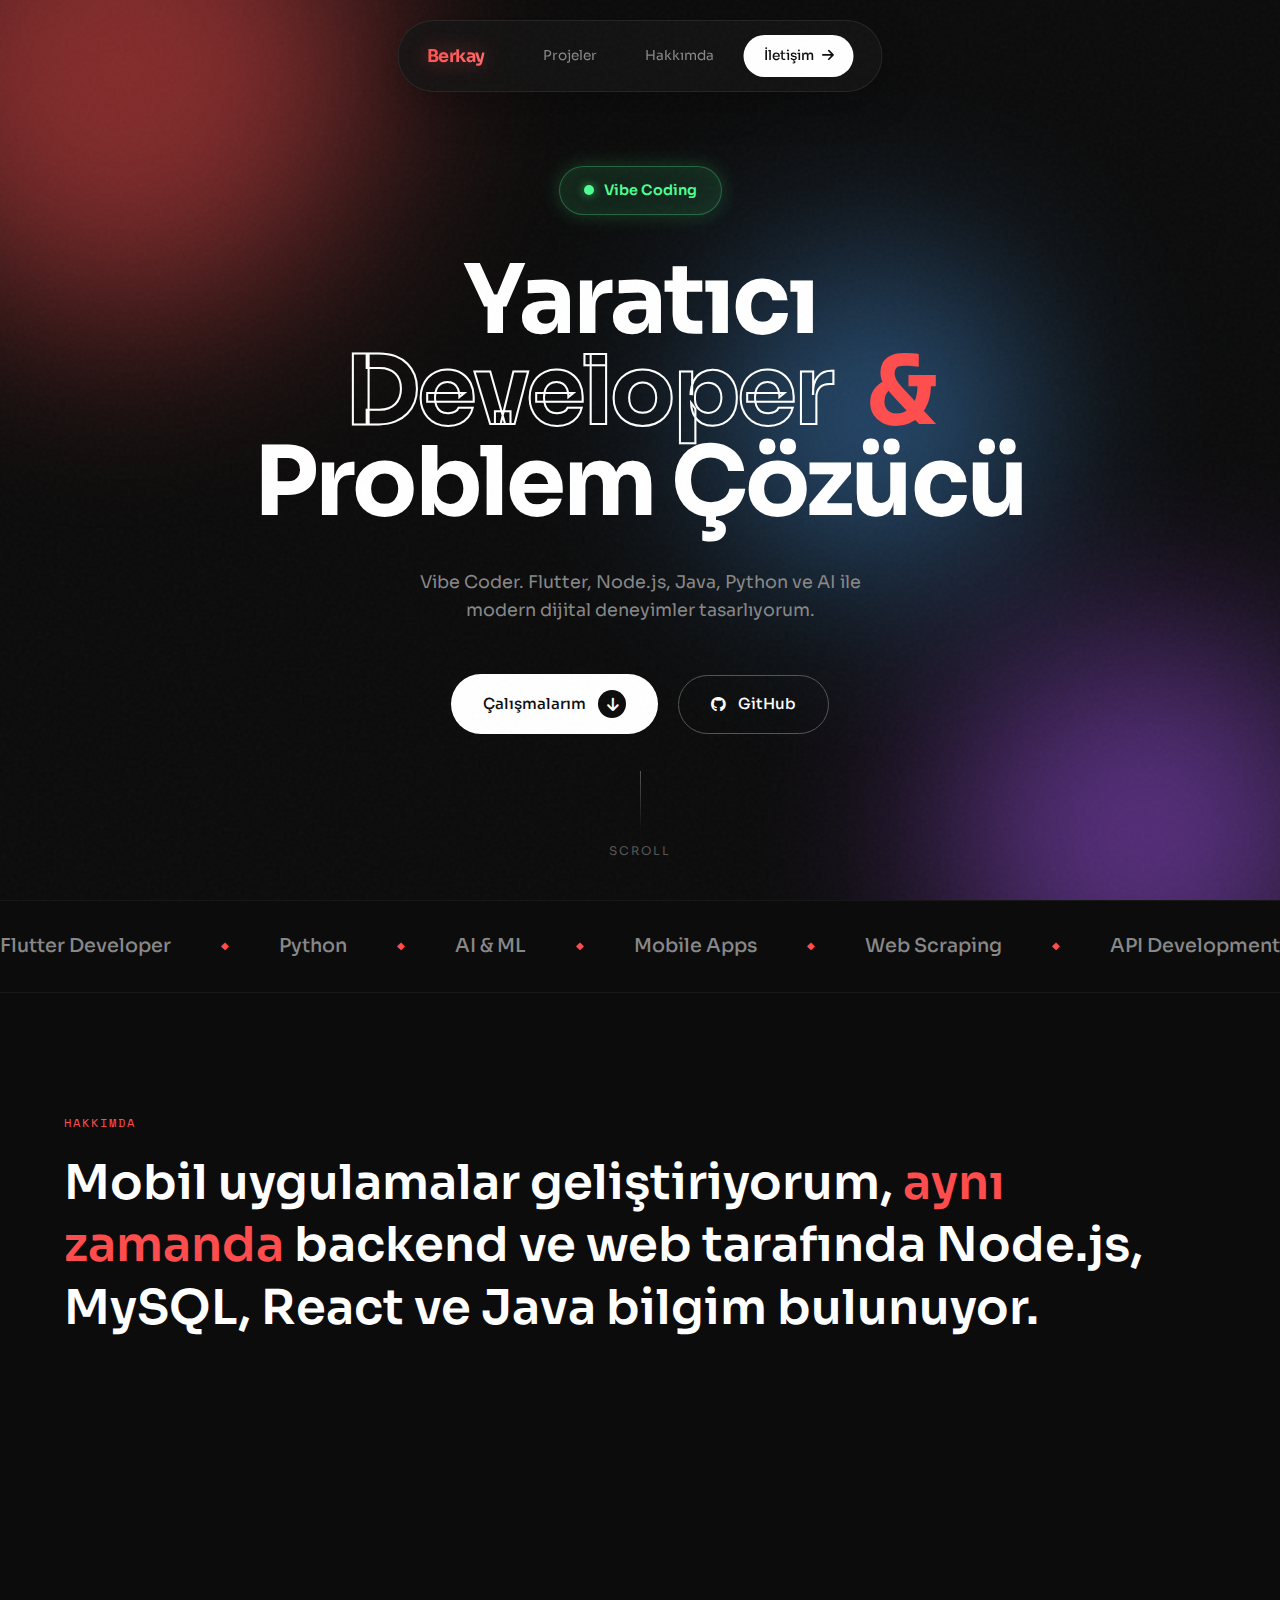
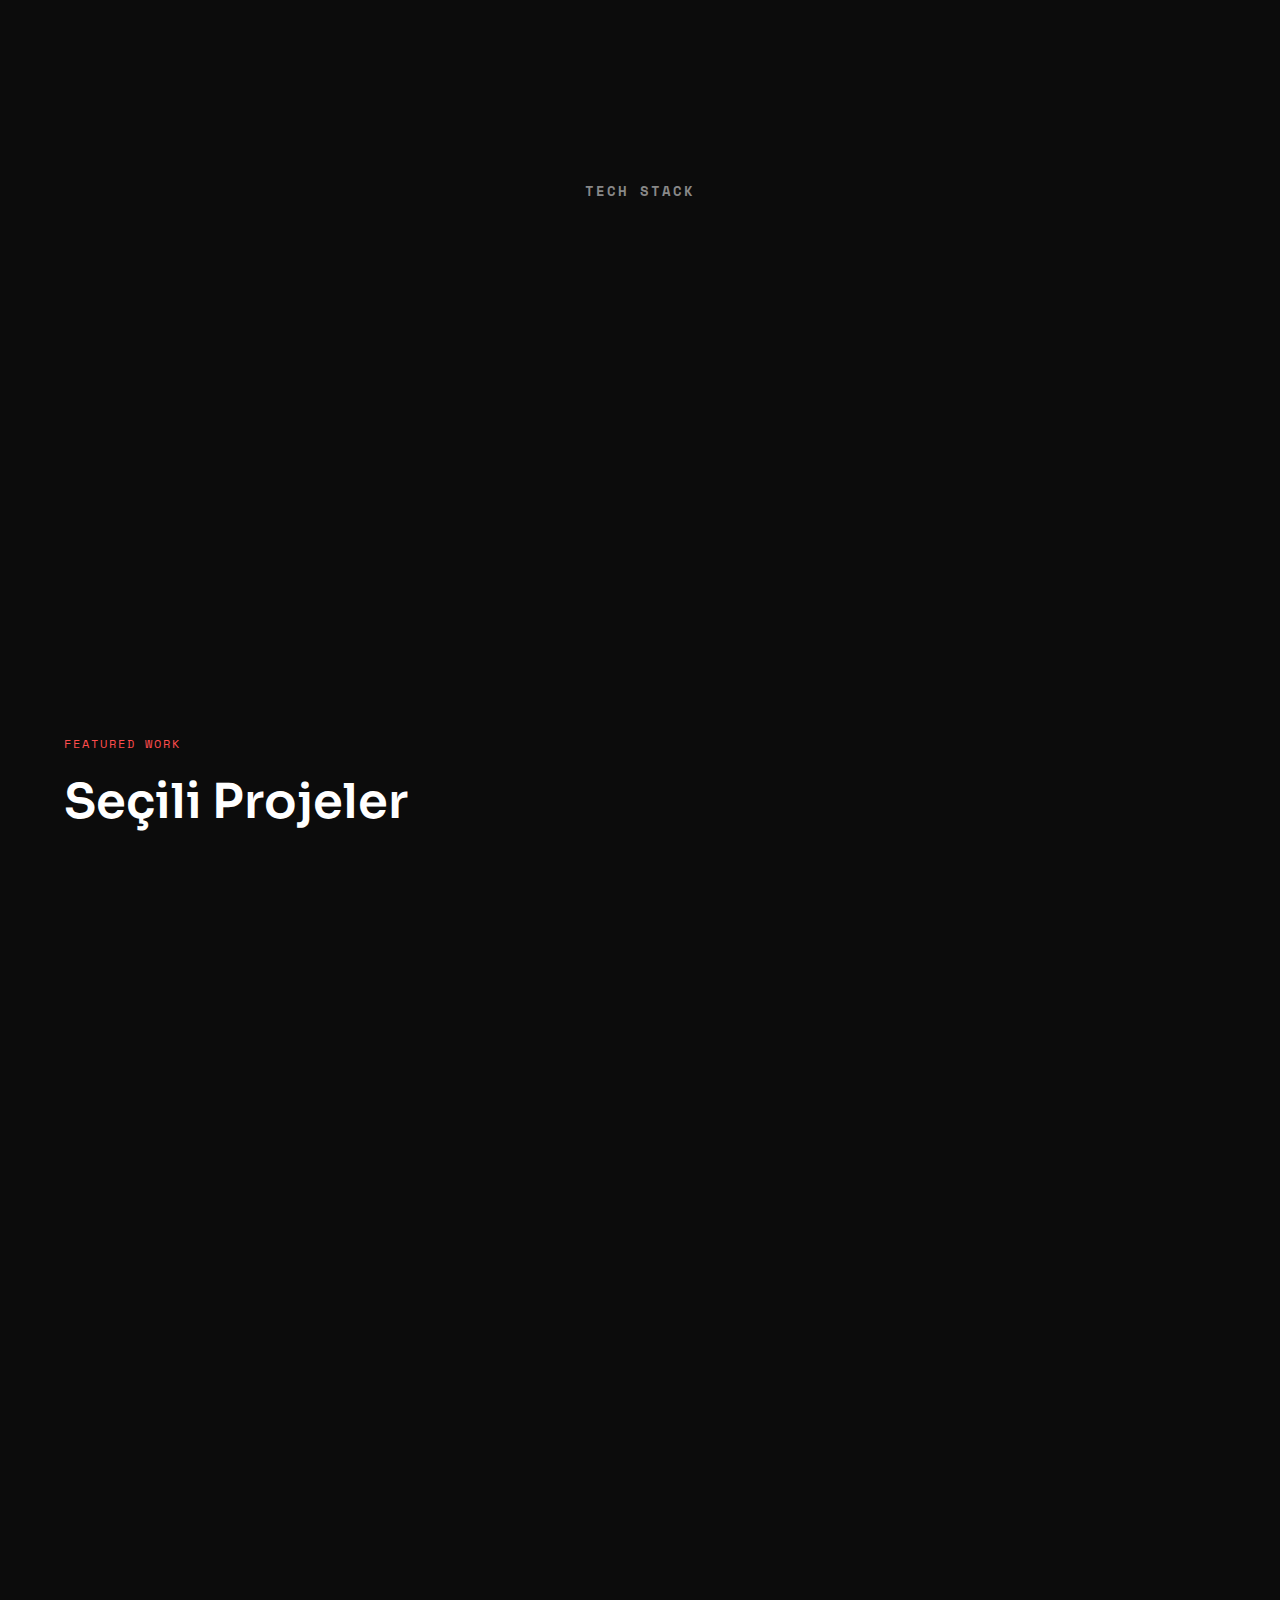
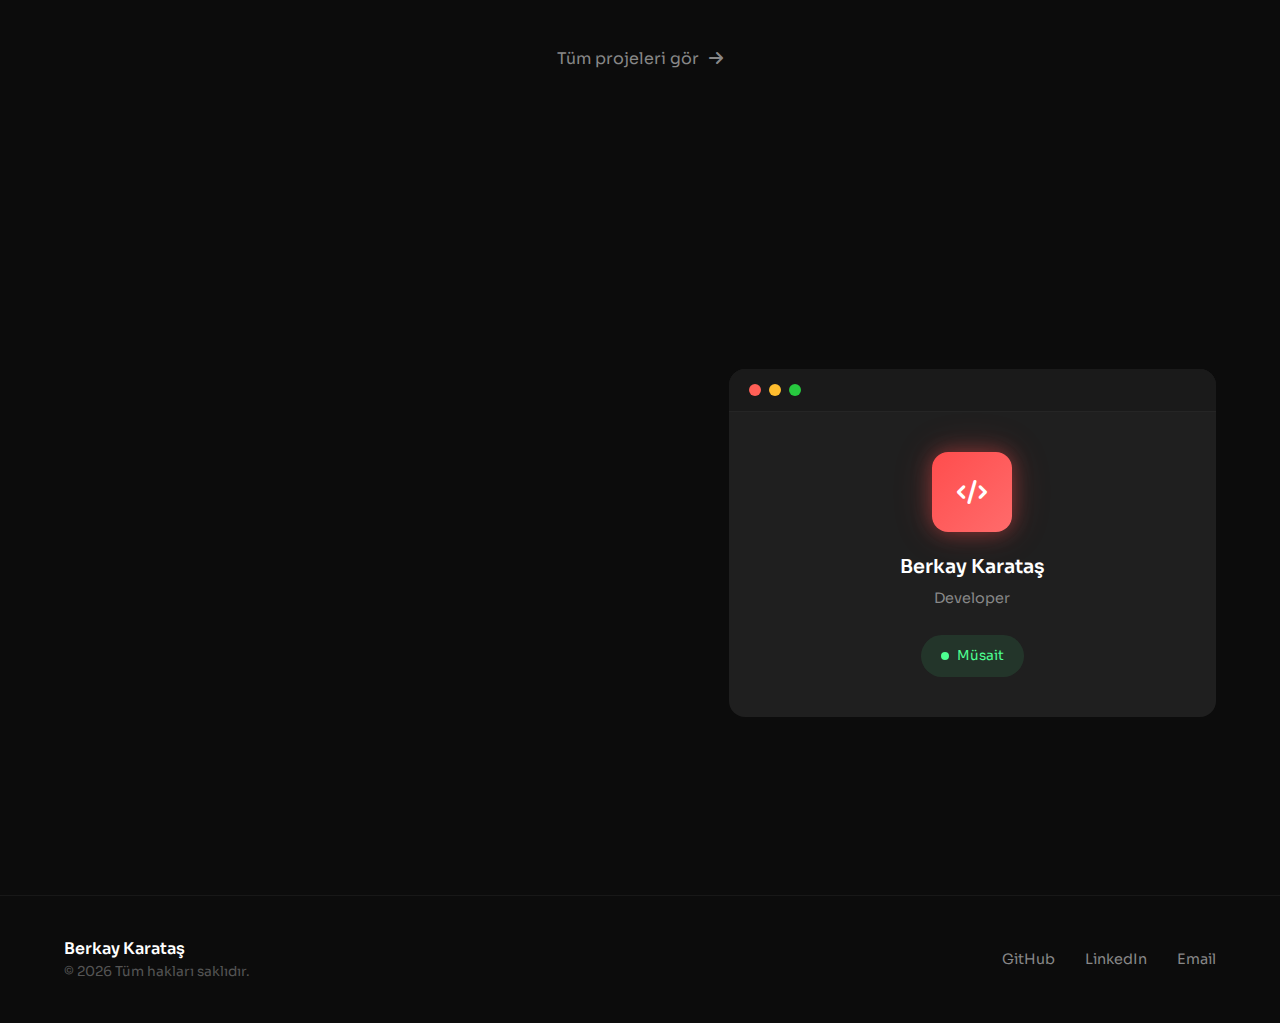
<file: index.html>
<!DOCTYPE html>
<html lang="tr">

<head>
    <meta charset="UTF-8">
    <meta name="viewport" content="width=device-width, initial-scale=1.0">
    <meta name="description" content="Ömer Berkay Karataş - Yazılım Mühendisi | Flutter, Python, AI Developer">
    <title>Berkay Karataş | Developer</title>
    <link rel="icon" type="image/svg+xml" href="favicon.svg">

    <!-- Fonts -->
    <link rel="preconnect" href="https://fonts.googleapis.com">
    <link rel="preconnect" href="https://fonts.gstatic.com" crossorigin>
    <link
        href="https://fonts.googleapis.com/css2?family=Sora:wght@300;400;500;600;700&family=Space+Mono:wght@400;700&display=swap"
        rel="stylesheet">

    <!-- Icons -->
    <link rel="stylesheet" href="https://cdnjs.cloudflare.com/ajax/libs/font-awesome/6.5.1/css/all.min.css">

    <link rel="stylesheet" href="styles.css">
</head>

<body>
    <!-- Grain Overlay -->
    <div class="grain"></div>

    <!-- Navigation -->
    <header class="header">
        <nav class="nav">
            <a href="#" class="logo">
                <span class="logo-text">Berkay</span>
            </a>
            <div class="nav-links">
                <a href="#work" class="nav-link">Projeler</a>
                <a href="#about" class="nav-link">Hakkımda</a>
                <a href="#contact" class="nav-link nav-link--cta">
                    <span>İletişim</span>
                    <i class="fas fa-arrow-right"></i>
                </a>
            </div>
            <button class="menu-toggle" id="menu-toggle" aria-label="Menu">
                <span></span>
                <span></span>
            </button>
        </nav>
    </header>

    <!-- Mobile Menu -->
    <div class="mobile-menu" id="mobile-menu">
        <div class="mobile-menu-content">
            <a href="#work" class="mobile-link">Projeler</a>
            <a href="#about" class="mobile-link">Hakkımda</a>
            <a href="#contact" class="mobile-link">İletişim</a>
            <div class="mobile-socials">
                <a href="https://github.com/berkaykw" target="_blank"><i class="fab fa-github"></i></a>
                <a href="https://www.linkedin.com/in/berkay-karata%C5%9F-747893264/" target="_blank"><i
                        class="fab fa-linkedin-in"></i></a>
            </div>
        </div>
    </div>

    <!-- Hero Section -->
    <section class="hero">
        <div class="hero-content">
            <div class="hero-badge">
                <span class="badge-dot"></span>
                <span>Vibe Coding</span>
            </div>
            <h1 class="hero-title">
                <span class="title-line">Yaratıcı</span>
                <span class="title-line">
                    <span class="title-outline">Developer</span>
                    <span class="title-accent">&</span>
                </span>
                <span class="title-line">Problem Çözücü</span>
            </h1>
            <p class="hero-subtitle">
                Vibe Coder. Flutter, Node.js, Java, Python ve AI ile
                <br>modern dijital deneyimler tasarlıyorum.
            </p>
            <div class="hero-cta">
                <a href="#work" class="btn btn-primary">
                    <span>Çalışmalarım</span>
                    <div class="btn-icon">
                        <i class="fas fa-arrow-down"></i>
                    </div>
                </a>
                <a href="https://github.com/berkaykw" target="_blank" class="btn btn-ghost">
                    <i class="fab fa-github"></i>
                    <span>GitHub</span>
                </a>
            </div>
        </div>
        <div class="hero-visual">
            <div class="hero-shape shape-1"></div>
            <div class="hero-shape shape-2"></div>
            <div class="hero-shape shape-3"></div>
        </div>
        <div class="scroll-hint">
            <div class="scroll-line"></div>
            <span>Scroll</span>
        </div>
    </section>

    <!-- Marquee -->
    <div class="marquee">
        <div class="marquee-track">
            <div class="marquee-content">
                <span>Flutter Developer</span>
                <span class="marquee-dot">◆</span>
                <span>Python</span>
                <span class="marquee-dot">◆</span>
                <span>AI & ML</span>
                <span class="marquee-dot">◆</span>
                <span>Mobile Apps</span>
                <span class="marquee-dot">◆</span>
                <span>Web Scraping</span>
                <span class="marquee-dot">◆</span>
                <span>API Development</span>
                <span class="marquee-dot">◆</span>
                <span>Flutter Developer</span>
                <span class="marquee-dot">◆</span>
                <span>Python</span>
                <span class="marquee-dot">◆</span>
                <span>AI & ML</span>
                <span class="marquee-dot">◆</span>
                <span>Mobile Apps</span>
                <span class="marquee-dot">◆</span>
                <span>Web Scraping</span>
                <span class="marquee-dot">◆</span>
                <span>API Development</span>
                <span class="marquee-dot">◆</span>
            </div>
        </div>
    </div>

    <!-- About Section -->
    <section id="about" class="section about">
        <div class="container">
            <div class="about-grid">
                <div class="about-intro">
                    <span class="section-label">Hakkımda</span>
                    <h2 class="about-title">
                        Mobil uygulamalar geliştiriyorum,
                        <span class="highlight">aynı zamanda</span>
                        backend ve web tarafında Node.js, MySQL, React ve Java bilgim bulunuyor.
                    </h2>
                </div>
                <div class="about-content">
                    <p>
                        Merhaba! Ben <strong>Berkay</strong>, İstanbul'da yaşayan bir Bilgisayar Mühendisliği
                        son sınıf öğrencisiyim. Flutter ile mobil uygulamalar, Node.js ile web uygulamaları, Python ile
                        AI projeleri
                        geliştiriyorum.
                    </p>
                    <p>
                        Her yeni proje benim için bir öğrenme fırsatı. Karmaşık problemleri basit ve
                        kullanıcı dostu çözümlere dönüştürmeyi seviyorum. Şu anda yapay zeka ve
                        Mobil Uygulama Geliştirme üzerine çalışıyorum.
                    </p>
                </div>
                <div class="about-stats">
                    <div class="stat-card">
                        <span class="stat-value">13+</span>
                        <span class="stat-label">Açık Kaynak Proje</span>
                    </div>
                    <div class="stat-card">
                        <span class="stat-value">4</span>
                        <span class="stat-label">Yıl Deneyim</span>
                    </div>
                    <div class="stat-card">
                        <span class="stat-value">∞</span>
                        <span class="stat-label">Öğrenme İsteği</span>
                    </div>
                </div>
                <div class="about-skills">
                    <h3 class="skills-title">Tech Stack</h3>
                    <div class="skills-grid">
                        <div class="skill-item">
                            <i class="fas fa-mobile-alt"></i>
                            <span>Flutter</span>
                        </div>
                        <div class="skill-item">
                            <i class="fab fa-python"></i>
                            <span>Python</span>
                        </div>
                        <div class="skill-item">
                            <i class="fab fa-java"></i>
                            <span>Java</span>
                        </div>
                        <div class="skill-item">
                            <i class="fab fa-react"></i>
                            <span>React</span>
                        </div>
                        <div class="skill-item">
                            <i class="fas fa-brain"></i>
                            <span>TensorFlow</span>
                        </div>
                        <div class="skill-item">
                            <i class="fab fa-node-js"></i>
                            <span>Node.js</span>
                        </div>
                        <div class="skill-item">
                            <i class="fas fa-database"></i>
                            <span>MySQL</span>
                        </div>
                        <div class="skill-item">
                            <i class="fas fa-fire"></i>
                            <span>Firebase</span>
                        </div>
                    </div>
                </div>
            </div>
        </div>
    </section>

    <!-- Work Section -->
    <section id="work" class="section work">
        <div class="container">
            <div class="section-header">
                <span class="section-label">Featured Work</span>
                <h2 class="section-title">Seçili Projeler</h2>
            </div>

            <!-- Projects List -->
            <div class="projects-grid">
                <!-- rayaAI -->
                <article class="project-card">
                    <a href="projects/rayaai.html" class="project-link">
                        <div class="project-icon-wrapper">
                            <i class="fas fa-robot"></i>
                        </div>
                        <div class="project-info-wrapper">
                            <h3 class="project-name">rayaAI</h3>
                            <p class="project-brief">Yapay zeka destekli cilt analizi</p>
                        </div>
                        <span class="project-status status-dev">Geliştiriliyor</span>
                        <i class="fas fa-chevron-right project-arrow"></i>
                    </a>
                </article>

                <!-- VidMagnet -->
                <article class="project-card">
                    <a href="projects/vidmagnet.html" class="project-link">
                        <div class="project-icon-wrapper">
                            <i class="fas fa-play"></i>
                        </div>
                        <div class="project-info-wrapper">
                            <h3 class="project-name">VidMagnet</h3>
                            <p class="project-brief">Cross-platform video indirici</p>
                        </div>
                        <i class="fas fa-chevron-right project-arrow"></i>
                    </a>
                </article>

                <!-- FlipCash -->
                <article class="project-card">
                    <a href="projects/flipcash.html" class="project-link">
                        <div class="project-icon-wrapper">
                            <i class="fas fa-exchange-alt"></i>
                        </div>
                        <div class="project-info-wrapper">
                            <h3 class="project-name">FlipCash</h3>
                            <p class="project-brief">Anlık döviz çevirici</p>
                        </div>
                        <i class="fas fa-chevron-right project-arrow"></i>
                    </a>
                </article>

                <!-- PriceScout -->
                <article class="project-card">
                    <a href="projects/pricescout.html" class="project-link">
                        <div class="project-icon-wrapper">
                            <i class="fas fa-search-dollar"></i>
                        </div>
                        <div class="project-info-wrapper">
                            <h3 class="project-name">PriceScout</h3>
                            <p class="project-brief">E-ticaret fiyat karşılaştırma</p>
                        </div>
                        <i class="fas fa-chevron-right project-arrow"></i>
                    </a>
                </article>

                <!-- DailySong -->
                <article class="project-card">
                    <a href="projects/dailysong.html" class="project-link">
                        <div class="project-icon-wrapper">
                            <i class="fas fa-music"></i>
                        </div>
                        <div class="project-info-wrapper">
                            <h3 class="project-name">DailySong</h3>
                            <p class="project-brief">Günlük şarkı oylama platformu</p>
                        </div>
                        <i class="fas fa-chevron-right project-arrow"></i>
                    </a>
                </article>

                <!-- QuickCook -->
                <article class="project-card">
                    <a href="projects/quickcook.html" class="project-link">
                        <div class="project-icon-wrapper">
                            <i class="fas fa-utensils"></i>
                        </div>
                        <div class="project-info-wrapper">
                            <h3 class="project-name">QuickCook</h3>
                            <p class="project-brief">Akıllı yemek tarifi önerileri</p>
                        </div>
                        <i class="fas fa-chevron-right project-arrow"></i>
                    </a>
                </article>

                <!-- Fake News AI -->
                <article class="project-card">
                    <a href="projects/fakenews.html" class="project-link">
                        <div class="project-icon-wrapper">
                            <i class="fas fa-newspaper"></i>
                        </div>
                        <div class="project-info-wrapper">
                            <h3 class="project-name">Fake News AI</h3>
                            <p class="project-brief">Sahte haber tespit modeli</p>
                        </div>
                        <i class="fas fa-chevron-right project-arrow"></i>
                    </a>
                </article>
            </div>

            <div class="work-more">
                <a href="https://github.com/berkaykw?tab=repositories" target="_blank" class="link-arrow">
                    <span>Tüm projeleri gör</span>
                    <i class="fas fa-arrow-right"></i>
                </a>
            </div>
        </div>
    </section>

    <!-- Contact Section -->
    <section id="contact" class="section contact">
        <div class="container">
            <div class="contact-wrapper">
                <div class="contact-content">
                    <span class="section-label">İletişim</span>
                    <h2 class="contact-title">
                        Bir projen mi var?<br>
                        <span class="gradient-text">Konuşalım.</span>
                    </h2>
                    <p class="contact-desc">
                        Yeni fırsatlara ve işbirliklerine açığım.
                        Bir proje fikrin varsa veya sadece merhaba demek istersen,
                        bana ulaşmaktan çekinme.
                    </p>
                    <a href="mailto:berkaykw0@gmail.com" class="contact-email">
                        <span>berkaykw0@gmail.com</span>
                        <i class="fas fa-arrow-right"></i>
                    </a>
                    <div class="contact-socials">
                        <a href="https://github.com/berkaykw" target="_blank" class="social-btn">
                            <i class="fab fa-github"></i>
                            <span>GitHub</span>
                        </a>
                        <a href="https://www.linkedin.com/in/berkay-karata%C5%9F-747893264/" target="_blank"
                            class="social-btn">
                            <i class="fab fa-linkedin-in"></i>
                            <span>LinkedIn</span>
                        </a>
                    </div>
                </div>
                <div class="contact-visual">
                    <div class="contact-card">
                        <div class="card-header">
                            <div class="card-dots">
                                <span></span><span></span><span></span>
                            </div>
                        </div>
                        <div class="card-body">
                            <div class="card-avatar"><i class="fas fa-code"></i></div>
                            <div class="card-info">
                                <h4>Berkay Karataş</h4>
                                <p>Developer</p>
                            </div>
                            <div class="card-status">
                                <span class="status-dot"></span>
                                <span>Müsait</span>
                            </div>
                        </div>
                    </div>
                </div>
            </div>
        </div>
    </section>

    <!-- Footer -->
    <footer class="footer">
        <div class="container">
            <div class="footer-content">
                <div class="footer-left">
                    <span class="footer-logo">Berkay Karataş</span>
                    <p>© 2026 Tüm hakları saklıdır.</p>
                </div>
                <div class="footer-right">
                    <a href="https://github.com/berkaykw" target="_blank">GitHub</a>
                    <a href="https://www.linkedin.com/in/berkay-karata%C5%9F-747893264/" target="_blank">LinkedIn</a>
                    <a href="mailto:berkaykw0@gmail.com">Email</a>
                </div>
            </div>
        </div>
    </footer>

    <script src="script.js"></script>
</body>

</html>
</file>
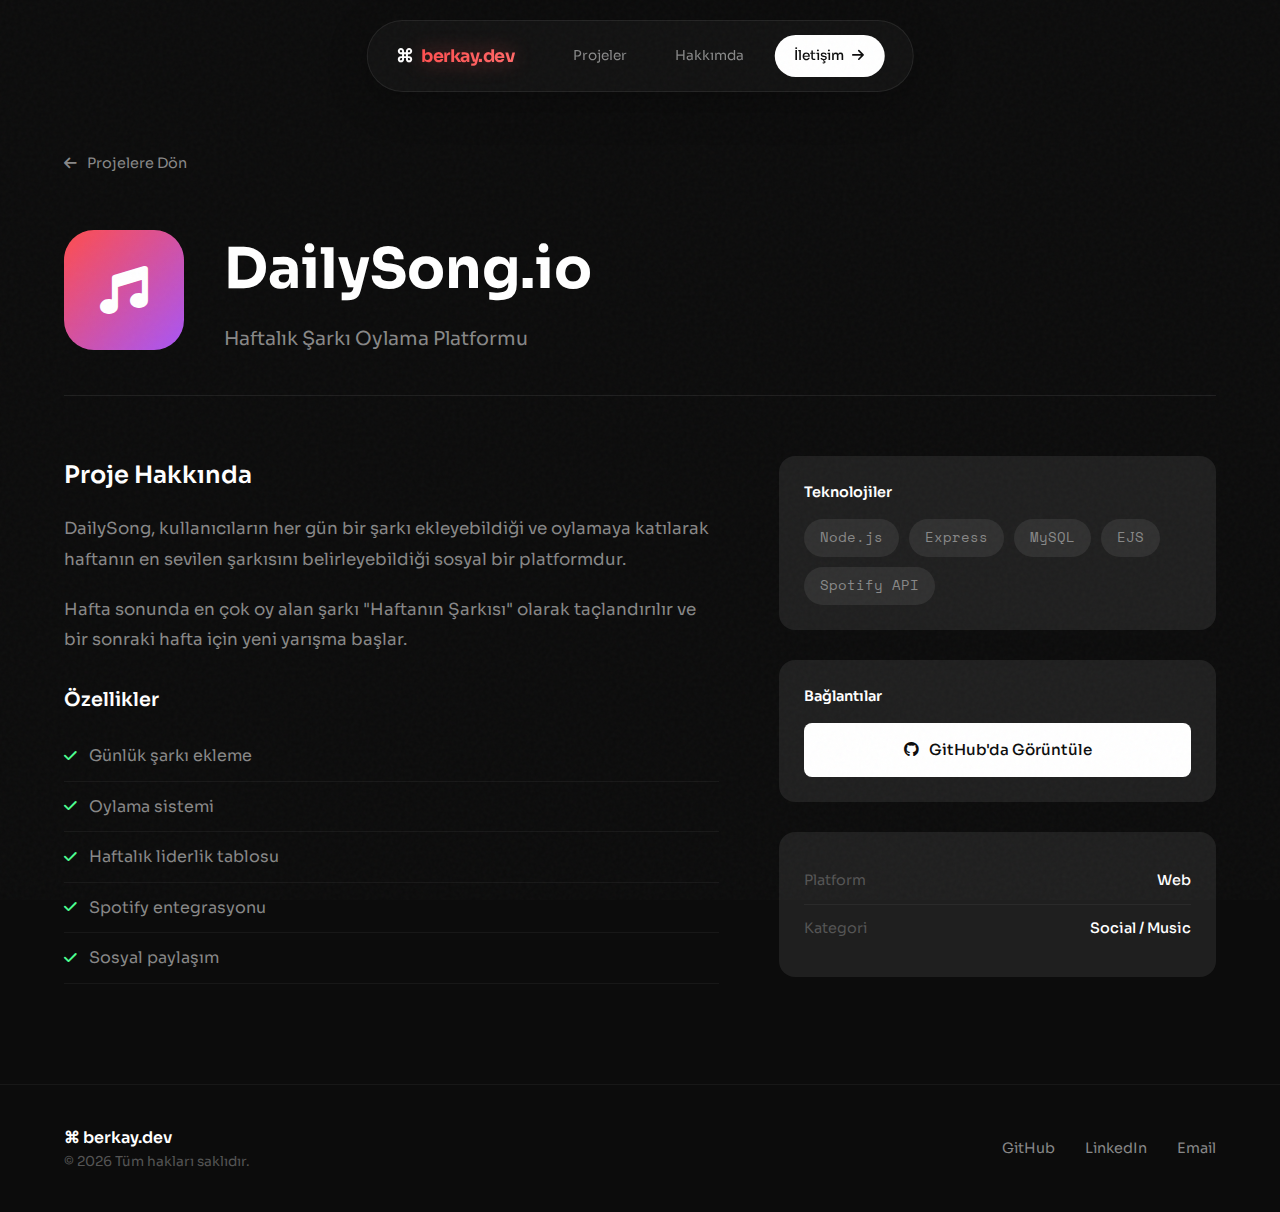
<file: projects/dailysong.html>
<!DOCTYPE html>
<html lang="tr">

<head>
    <meta charset="UTF-8">
    <meta name="viewport" content="width=device-width, initial-scale=1.0">
    <meta name="description" content="DailySong - Günlük Şarkı Oylama Platformu">
    <title>DailySong | Berkay Karataş</title>
    <link rel="icon" type="image/svg+xml" href="../favicon.svg">

    <link rel="preconnect" href="https://fonts.googleapis.com">
    <link rel="preconnect" href="https://fonts.gstatic.com" crossorigin>
    <link
        href="https://fonts.googleapis.com/css2?family=Sora:wght@300;400;500;600;700&family=Space+Mono:wght@400;700&display=swap"
        rel="stylesheet">
    <link rel="stylesheet" href="https://cdnjs.cloudflare.com/ajax/libs/font-awesome/6.5.1/css/all.min.css">
    <link rel="stylesheet" href="../styles.css">
    <link rel="stylesheet" href="project-detail.css">
</head>

<body>
    <div class="grain"></div>

    <header class="header">
        <nav class="nav">
            <a href="../index.html" class="logo">
                <span class="logo-icon">⌘</span>
                <span class="logo-text">berkay.dev</span>
            </a>
            <div class="nav-links">
                <a href="../index.html#work" class="nav-link">Projeler</a>
                <a href="../index.html#about" class="nav-link">Hakkımda</a>
                <a href="../index.html#contact" class="nav-link nav-link--cta">
                    <span>İletişim</span>
                    <i class="fas fa-arrow-right"></i>
                </a>
            </div>
        </nav>
    </header>

    <section class="project-detail">
        <div class="container">
            <a href="../index.html#work" class="back-link">
                <i class="fas fa-arrow-left"></i>
                <span>Projelere Dön</span>
            </a>

            <div class="project-header">
                <div class="project-icon-large">
                    <i class="fas fa-music"></i>
                </div>
                <div class="project-info">
                    <h1 class="project-title-large">DailySong.io</h1>
                    <p class="project-tagline">Haftalık Şarkı Oylama Platformu</p>
                </div>
            </div>

            <div class="project-content-grid">
                <div class="project-description">
                    <h2>Proje Hakkında</h2>
                    <p>
                        DailySong, kullanıcıların her gün bir şarkı ekleyebildiği ve oylamaya katılarak
                        haftanın en sevilen şarkısını belirleyebildiği sosyal bir platformdur.
                    </p>
                    <p>
                        Hafta sonunda en çok oy alan şarkı "Haftanın Şarkısı" olarak taçlandırılır ve
                        bir sonraki hafta için yeni yarışma başlar.
                    </p>

                    <h3>Özellikler</h3>
                    <ul class="feature-list">
                        <li><i class="fas fa-check"></i> Günlük şarkı ekleme</li>
                        <li><i class="fas fa-check"></i> Oylama sistemi</li>
                        <li><i class="fas fa-check"></i> Haftalık liderlik tablosu</li>
                        <li><i class="fas fa-check"></i> Spotify entegrasyonu</li>
                        <li><i class="fas fa-check"></i> Sosyal paylaşım</li>
                    </ul>
                </div>

                <div class="project-sidebar">
                    <div class="tech-stack">
                        <h3>Teknolojiler</h3>
                        <div class="tech-tags">
                            <span class="tech-tag">Node.js</span>
                            <span class="tech-tag">Express</span>
                            <span class="tech-tag">MySQL</span>
                            <span class="tech-tag">EJS</span>
                            <span class="tech-tag">Spotify API</span>
                        </div>
                    </div>

                    <div class="project-links">
                        <h3>Bağlantılar</h3>
                        <a href="https://github.com/berkaykw/DailySong-io" target="_blank" class="project-link-btn">
                            <i class="fab fa-github"></i>
                            <span>GitHub'da Görüntüle</span>
                        </a>
                    </div>

                    <div class="project-meta">
                        <div class="meta-item">
                            <span class="meta-label">Platform</span>
                            <span class="meta-value">Web</span>
                        </div>
                        <div class="meta-item">
                            <span class="meta-label">Kategori</span>
                            <span class="meta-value">Social / Music</span>
                        </div>
                    </div>
                </div>
            </div>
        </div>
    </section>

    <footer class="footer">
        <div class="container">
            <div class="footer-content">
                <div class="footer-left">
                    <span class="footer-logo">⌘ berkay.dev</span>
                    <p>© 2026 Tüm hakları saklıdır.</p>
                </div>
                <div class="footer-right">
                    <a href="https://github.com/berkaykw" target="_blank">GitHub</a>
                    <a href="https://linkedin.com/in/berkaykw" target="_blank">LinkedIn</a>
                    <a href="mailto:berkaykw@gmail.com">Email</a>
                </div>
            </div>
        </div>
    </footer>
</body>

</html>
</file>
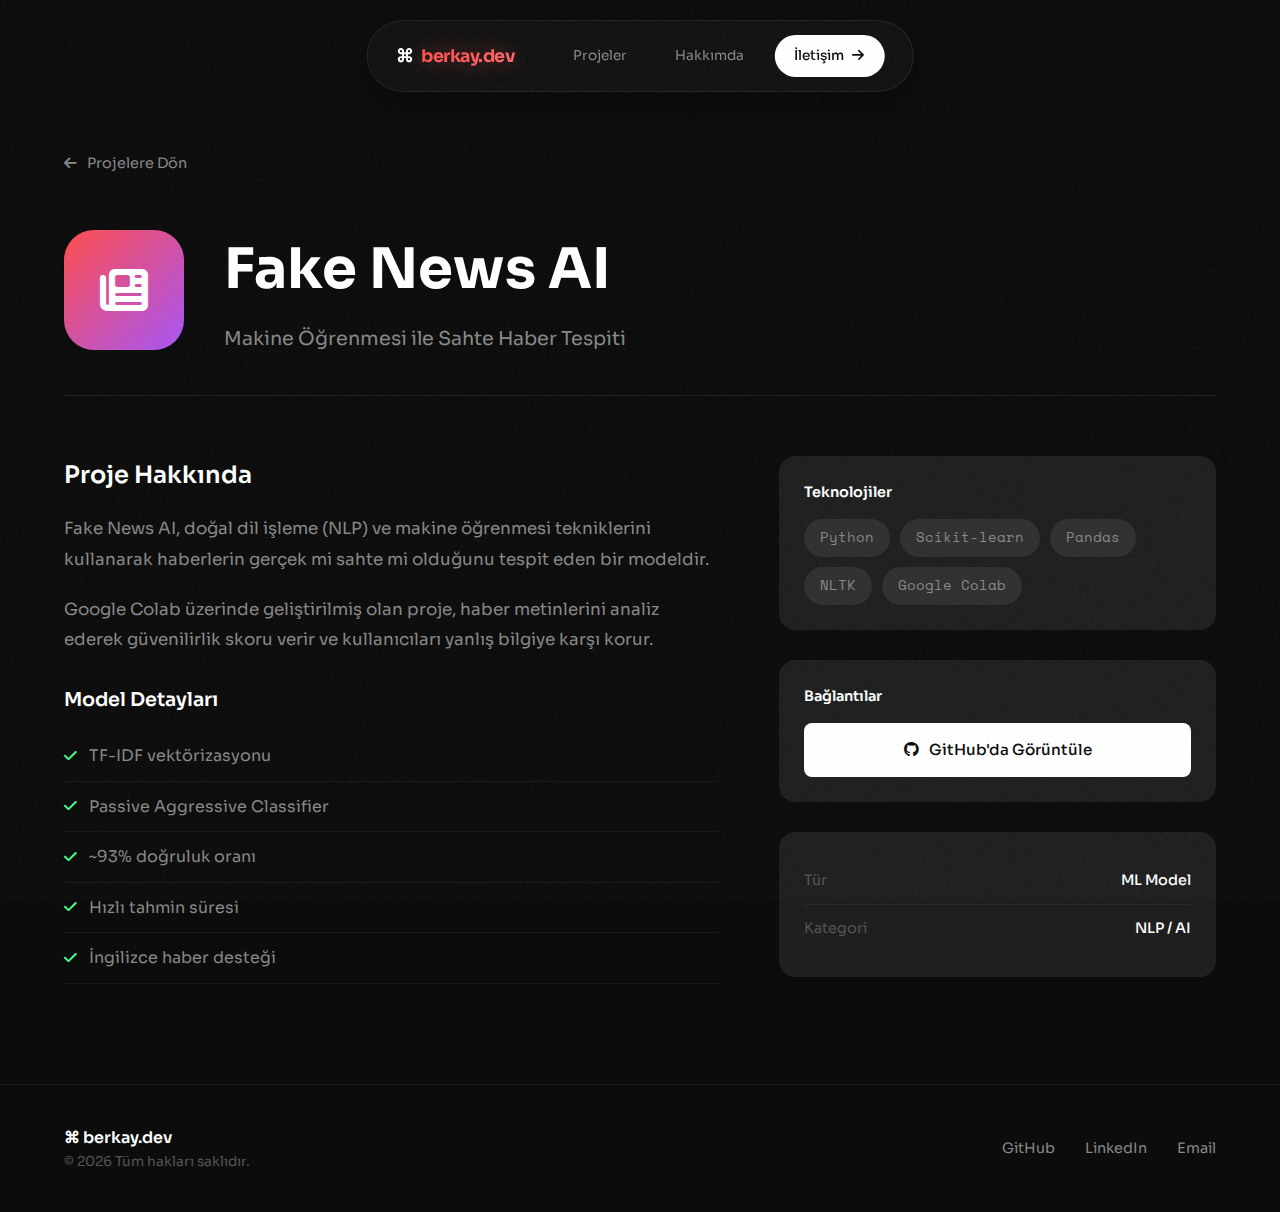
<file: projects/fakenews.html>
<!DOCTYPE html>
<html lang="tr">

<head>
    <meta charset="UTF-8">
    <meta name="viewport" content="width=device-width, initial-scale=1.0">
    <meta name="description" content="Fake News AI - Sahte Haber Tespit Modeli">
    <title>Fake News AI | Berkay Karataş</title>
    <link rel="icon" type="image/svg+xml" href="../favicon.svg">

    <link rel="preconnect" href="https://fonts.googleapis.com">
    <link rel="preconnect" href="https://fonts.gstatic.com" crossorigin>
    <link
        href="https://fonts.googleapis.com/css2?family=Sora:wght@300;400;500;600;700&family=Space+Mono:wght@400;700&display=swap"
        rel="stylesheet">
    <link rel="stylesheet" href="https://cdnjs.cloudflare.com/ajax/libs/font-awesome/6.5.1/css/all.min.css">
    <link rel="stylesheet" href="../styles.css">
    <link rel="stylesheet" href="project-detail.css">
</head>

<body>
    <div class="grain"></div>

    <header class="header">
        <nav class="nav">
            <a href="../index.html" class="logo">
                <span class="logo-icon">⌘</span>
                <span class="logo-text">berkay.dev</span>
            </a>
            <div class="nav-links">
                <a href="../index.html#work" class="nav-link">Projeler</a>
                <a href="../index.html#about" class="nav-link">Hakkımda</a>
                <a href="../index.html#contact" class="nav-link nav-link--cta">
                    <span>İletişim</span>
                    <i class="fas fa-arrow-right"></i>
                </a>
            </div>
        </nav>
    </header>

    <section class="project-detail">
        <div class="container">
            <a href="../index.html#work" class="back-link">
                <i class="fas fa-arrow-left"></i>
                <span>Projelere Dön</span>
            </a>

            <div class="project-header">
                <div class="project-icon-large">
                    <i class="fas fa-newspaper"></i>
                </div>
                <div class="project-info">
                    <h1 class="project-title-large">Fake News AI</h1>
                    <p class="project-tagline">Makine Öğrenmesi ile Sahte Haber Tespiti</p>
                </div>
            </div>

            <div class="project-content-grid">
                <div class="project-description">
                    <h2>Proje Hakkında</h2>
                    <p>
                        Fake News AI, doğal dil işleme (NLP) ve makine öğrenmesi tekniklerini kullanarak
                        haberlerin gerçek mi sahte mi olduğunu tespit eden bir modeldir.
                    </p>
                    <p>
                        Google Colab üzerinde geliştirilmiş olan proje, haber metinlerini analiz ederek
                        güvenilirlik skoru verir ve kullanıcıları yanlış bilgiye karşı korur.
                    </p>

                    <h3>Model Detayları</h3>
                    <ul class="feature-list">
                        <li><i class="fas fa-check"></i> TF-IDF vektörizasyonu</li>
                        <li><i class="fas fa-check"></i> Passive Aggressive Classifier</li>
                        <li><i class="fas fa-check"></i> ~93% doğruluk oranı</li>
                        <li><i class="fas fa-check"></i> Hızlı tahmin süresi</li>
                        <li><i class="fas fa-check"></i> İngilizce haber desteği</li>
                    </ul>
                </div>

                <div class="project-sidebar">
                    <div class="tech-stack">
                        <h3>Teknolojiler</h3>
                        <div class="tech-tags">
                            <span class="tech-tag">Python</span>
                            <span class="tech-tag">Scikit-learn</span>
                            <span class="tech-tag">Pandas</span>
                            <span class="tech-tag">NLTK</span>
                            <span class="tech-tag">Google Colab</span>
                        </div>
                    </div>

                    <div class="project-links">
                        <h3>Bağlantılar</h3>
                        <a href="https://github.com/berkaykw/fake-news-detection_Colab" target="_blank"
                            class="project-link-btn">
                            <i class="fab fa-github"></i>
                            <span>GitHub'da Görüntüle</span>
                        </a>
                    </div>

                    <div class="project-meta">
                        <div class="meta-item">
                            <span class="meta-label">Tür</span>
                            <span class="meta-value">ML Model</span>
                        </div>
                        <div class="meta-item">
                            <span class="meta-label">Kategori</span>
                            <span class="meta-value">NLP / AI</span>
                        </div>
                    </div>
                </div>
            </div>
        </div>
    </section>

    <footer class="footer">
        <div class="container">
            <div class="footer-content">
                <div class="footer-left">
                    <span class="footer-logo">⌘ berkay.dev</span>
                    <p>© 2026 Tüm hakları saklıdır.</p>
                </div>
                <div class="footer-right">
                    <a href="https://github.com/berkaykw" target="_blank">GitHub</a>
                    <a href="https://linkedin.com/in/berkaykw" target="_blank">LinkedIn</a>
                    <a href="mailto:berkaykw@gmail.com">Email</a>
                </div>
            </div>
        </div>
    </footer>
</body>

</html>
</file>
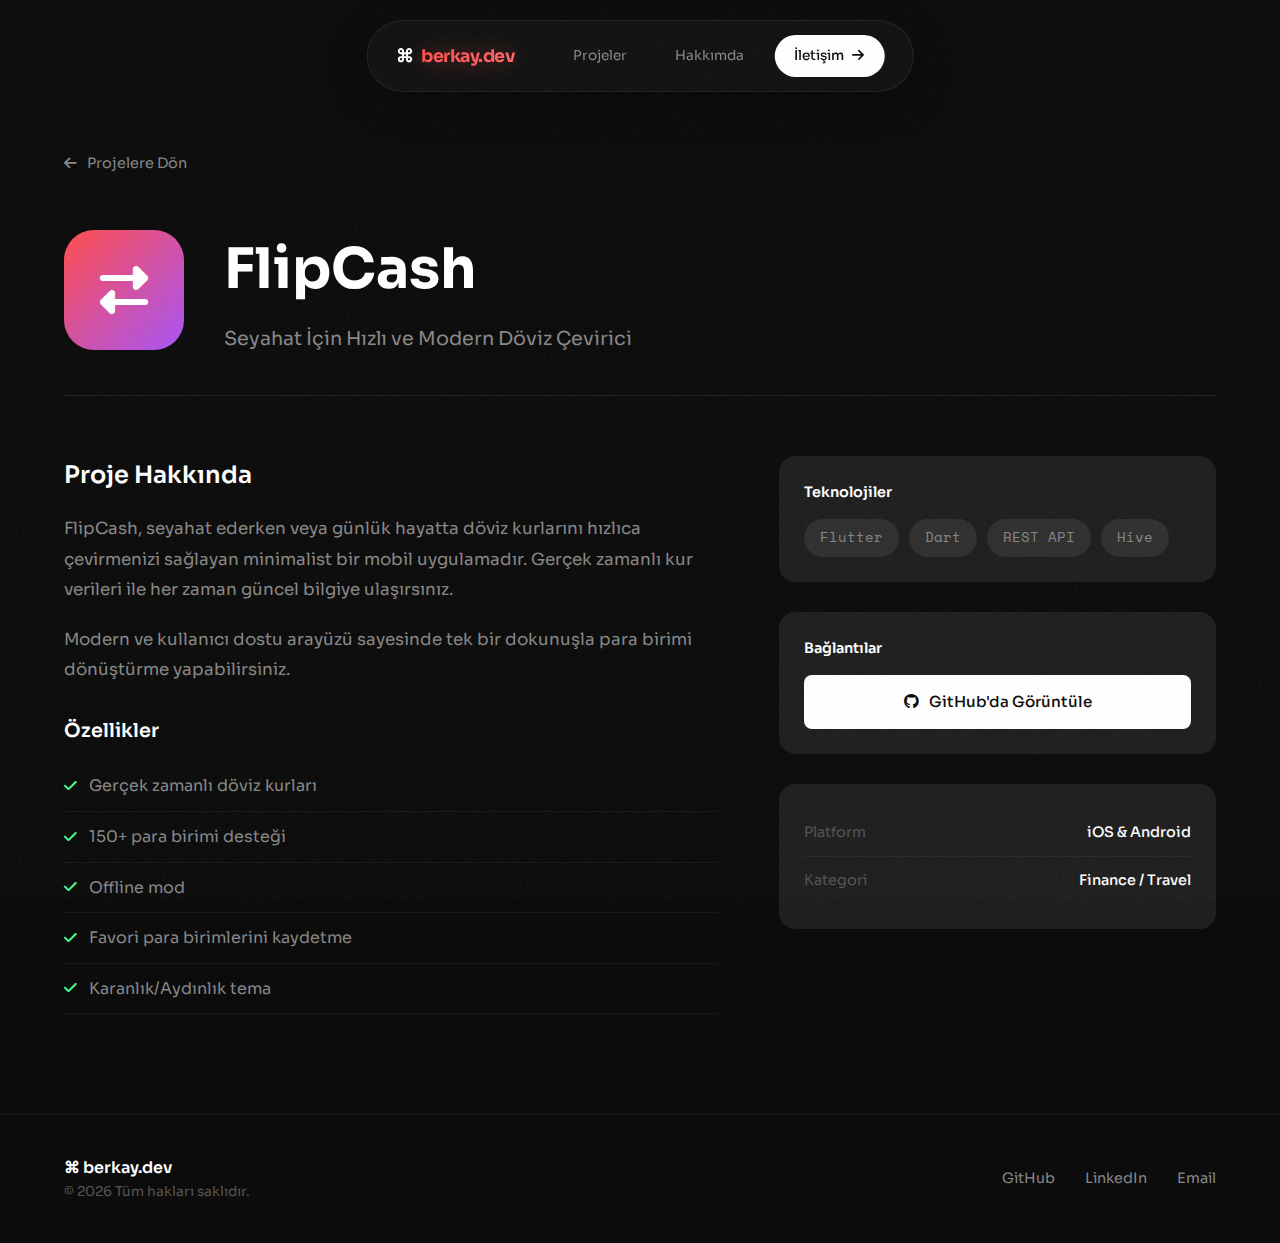
<file: projects/flipcash.html>
<!DOCTYPE html>
<html lang="tr">

<head>
    <meta charset="UTF-8">
    <meta name="viewport" content="width=device-width, initial-scale=1.0">
    <meta name="description" content="FlipCash - Anlık Döviz Çevirici">
    <title>FlipCash | Berkay Karataş</title>

    <link rel="preconnect" href="https://fonts.googleapis.com">
    <link rel="preconnect" href="https://fonts.gstatic.com" crossorigin>
    <link
        href="https://fonts.googleapis.com/css2?family=Sora:wght@300;400;500;600;700&family=Space+Mono:wght@400;700&display=swap"
        rel="stylesheet">
    <link rel="stylesheet" href="https://cdnjs.cloudflare.com/ajax/libs/font-awesome/6.5.1/css/all.min.css">
    <link rel="stylesheet" href="../styles.css">
    <link rel="stylesheet" href="project-detail.css">
</head>

<body>
    <div class="grain"></div>

    <header class="header">
        <nav class="nav">
            <a href="../index.html" class="logo">
                <span class="logo-icon">⌘</span>
                <span class="logo-text">berkay.dev</span>
            </a>
            <div class="nav-links">
                <a href="../index.html#work" class="nav-link">Projeler</a>
                <a href="../index.html#about" class="nav-link">Hakkımda</a>
                <a href="../index.html#contact" class="nav-link nav-link--cta">
                    <span>İletişim</span>
                    <i class="fas fa-arrow-right"></i>
                </a>
            </div>
        </nav>
    </header>

    <section class="project-detail">
        <div class="container">
            <a href="../index.html#work" class="back-link">
                <i class="fas fa-arrow-left"></i>
                <span>Projelere Dön</span>
            </a>

            <div class="project-header">
                <div class="project-icon-large">
                    <i class="fas fa-exchange-alt"></i>
                </div>
                <div class="project-info">
                    <h1 class="project-title-large">FlipCash</h1>
                    <p class="project-tagline">Seyahat İçin Hızlı ve Modern Döviz Çevirici</p>
                </div>
            </div>

            <div class="project-content-grid">
                <div class="project-description">
                    <h2>Proje Hakkında</h2>
                    <p>
                        FlipCash, seyahat ederken veya günlük hayatta döviz kurlarını hızlıca çevirmenizi
                        sağlayan minimalist bir mobil uygulamadır. Gerçek zamanlı kur verileri ile
                        her zaman güncel bilgiye ulaşırsınız.
                    </p>
                    <p>
                        Modern ve kullanıcı dostu arayüzü sayesinde tek bir dokunuşla para birimi
                        dönüştürme yapabilirsiniz.
                    </p>

                    <h3>Özellikler</h3>
                    <ul class="feature-list">
                        <li><i class="fas fa-check"></i> Gerçek zamanlı döviz kurları</li>
                        <li><i class="fas fa-check"></i> 150+ para birimi desteği</li>
                        <li><i class="fas fa-check"></i> Offline mod</li>
                        <li><i class="fas fa-check"></i> Favori para birimlerini kaydetme</li>
                        <li><i class="fas fa-check"></i> Karanlık/Aydınlık tema</li>
                    </ul>
                </div>

                <div class="project-sidebar">
                    <div class="tech-stack">
                        <h3>Teknolojiler</h3>
                        <div class="tech-tags">
                            <span class="tech-tag">Flutter</span>
                            <span class="tech-tag">Dart</span>
                            <span class="tech-tag">REST API</span>
                            <span class="tech-tag">Hive</span>
                        </div>
                    </div>

                    <div class="project-links">
                        <h3>Bağlantılar</h3>
                        <a href="https://github.com/berkaykw/FlipCash" target="_blank" class="project-link-btn">
                            <i class="fab fa-github"></i>
                            <span>GitHub'da Görüntüle</span>
                        </a>
                    </div>

                    <div class="project-meta">
                        <div class="meta-item">
                            <span class="meta-label">Platform</span>
                            <span class="meta-value">iOS & Android</span>
                        </div>
                        <div class="meta-item">
                            <span class="meta-label">Kategori</span>
                            <span class="meta-value">Finance / Travel</span>
                        </div>
                    </div>
                </div>
            </div>
        </div>
    </section>

    <footer class="footer">
        <div class="container">
            <div class="footer-content">
                <div class="footer-left">
                    <span class="footer-logo">⌘ berkay.dev</span>
                    <p>© 2026 Tüm hakları saklıdır.</p>
                </div>
                <div class="footer-right">
                    <a href="https://github.com/berkaykw" target="_blank">GitHub</a>
                    <a href="https://linkedin.com/in/berkaykw" target="_blank">LinkedIn</a>
                    <a href="mailto:berkaykw@gmail.com">Email</a>
                </div>
            </div>
        </div>
    </footer>
</body>

</html>
</file>
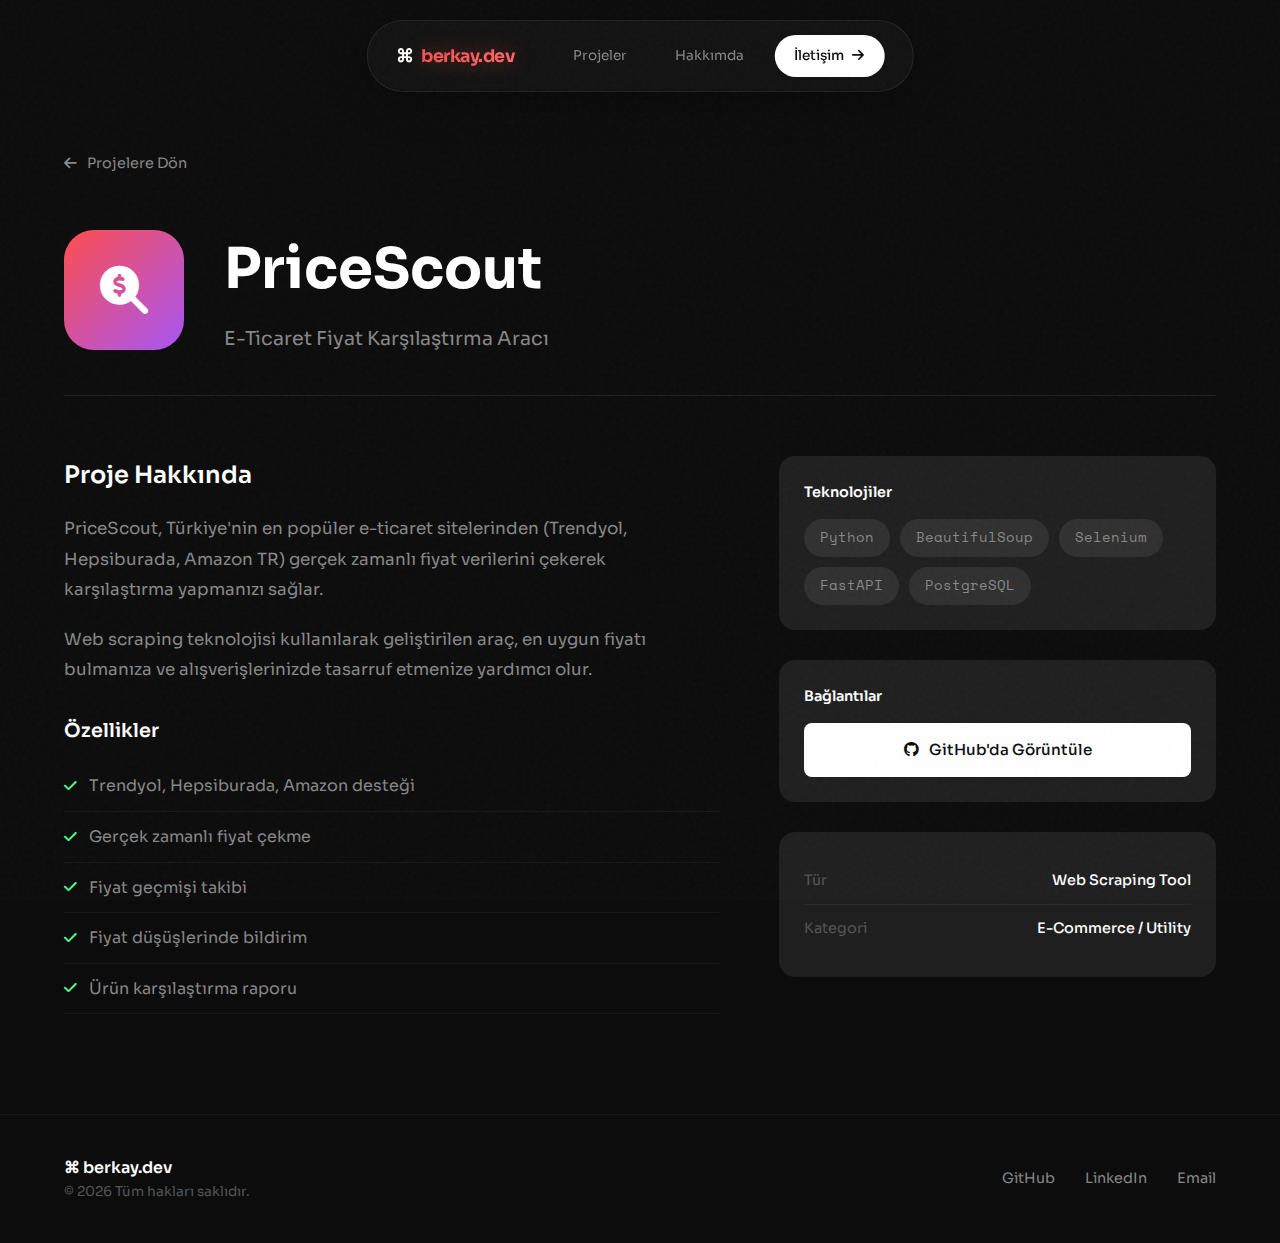
<file: projects/pricescout.html>
<!DOCTYPE html>
<html lang="tr">

<head>
    <meta charset="UTF-8">
    <meta name="viewport" content="width=device-width, initial-scale=1.0">
    <meta name="description" content="PriceScout - E-Ticaret Fiyat Karşılaştırma">
    <title>PriceScout | Berkay Karataş</title>
    <link rel="icon" type="image/svg+xml" href="../favicon.svg">

    <link rel="preconnect" href="https://fonts.googleapis.com">
    <link rel="preconnect" href="https://fonts.gstatic.com" crossorigin>
    <link
        href="https://fonts.googleapis.com/css2?family=Sora:wght@300;400;500;600;700&family=Space+Mono:wght@400;700&display=swap"
        rel="stylesheet">
    <link rel="stylesheet" href="https://cdnjs.cloudflare.com/ajax/libs/font-awesome/6.5.1/css/all.min.css">
    <link rel="stylesheet" href="../styles.css">
    <link rel="stylesheet" href="project-detail.css">
</head>

<body>
    <div class="grain"></div>

    <header class="header">
        <nav class="nav">
            <a href="../index.html" class="logo">
                <span class="logo-icon">⌘</span>
                <span class="logo-text">berkay.dev</span>
            </a>
            <div class="nav-links">
                <a href="../index.html#work" class="nav-link">Projeler</a>
                <a href="../index.html#about" class="nav-link">Hakkımda</a>
                <a href="../index.html#contact" class="nav-link nav-link--cta">
                    <span>İletişim</span>
                    <i class="fas fa-arrow-right"></i>
                </a>
            </div>
        </nav>
    </header>

    <section class="project-detail">
        <div class="container">
            <a href="../index.html#work" class="back-link">
                <i class="fas fa-arrow-left"></i>
                <span>Projelere Dön</span>
            </a>

            <div class="project-header">
                <div class="project-icon-large">
                    <i class="fas fa-search-dollar"></i>
                </div>
                <div class="project-info">
                    <h1 class="project-title-large">PriceScout</h1>
                    <p class="project-tagline">E-Ticaret Fiyat Karşılaştırma Aracı</p>
                </div>
            </div>

            <div class="project-content-grid">
                <div class="project-description">
                    <h2>Proje Hakkında</h2>
                    <p>
                        PriceScout, Türkiye'nin en popüler e-ticaret sitelerinden (Trendyol, Hepsiburada,
                        Amazon TR) gerçek zamanlı fiyat verilerini çekerek karşılaştırma yapmanızı sağlar.
                    </p>
                    <p>
                        Web scraping teknolojisi kullanılarak geliştirilen araç, en uygun fiyatı bulmanıza
                        ve alışverişlerinizde tasarruf etmenize yardımcı olur.
                    </p>

                    <h3>Özellikler</h3>
                    <ul class="feature-list">
                        <li><i class="fas fa-check"></i> Trendyol, Hepsiburada, Amazon desteği</li>
                        <li><i class="fas fa-check"></i> Gerçek zamanlı fiyat çekme</li>
                        <li><i class="fas fa-check"></i> Fiyat geçmişi takibi</li>
                        <li><i class="fas fa-check"></i> Fiyat düşüşlerinde bildirim</li>
                        <li><i class="fas fa-check"></i> Ürün karşılaştırma raporu</li>
                    </ul>
                </div>

                <div class="project-sidebar">
                    <div class="tech-stack">
                        <h3>Teknolojiler</h3>
                        <div class="tech-tags">
                            <span class="tech-tag">Python</span>
                            <span class="tech-tag">BeautifulSoup</span>
                            <span class="tech-tag">Selenium</span>
                            <span class="tech-tag">FastAPI</span>
                            <span class="tech-tag">PostgreSQL</span>
                        </div>
                    </div>

                    <div class="project-links">
                        <h3>Bağlantılar</h3>
                        <a href="https://github.com/berkaykw/PriceScout" target="_blank" class="project-link-btn">
                            <i class="fab fa-github"></i>
                            <span>GitHub'da Görüntüle</span>
                        </a>
                    </div>

                    <div class="project-meta">
                        <div class="meta-item">
                            <span class="meta-label">Tür</span>
                            <span class="meta-value">Web Scraping Tool</span>
                        </div>
                        <div class="meta-item">
                            <span class="meta-label">Kategori</span>
                            <span class="meta-value">E-Commerce / Utility</span>
                        </div>
                    </div>
                </div>
            </div>
        </div>
    </section>

    <footer class="footer">
        <div class="container">
            <div class="footer-content">
                <div class="footer-left">
                    <span class="footer-logo">⌘ berkay.dev</span>
                    <p>© 2026 Tüm hakları saklıdır.</p>
                </div>
                <div class="footer-right">
                    <a href="https://github.com/berkaykw" target="_blank">GitHub</a>
                    <a href="https://linkedin.com/in/berkaykw" target="_blank">LinkedIn</a>
                    <a href="mailto:berkaykw@gmail.com">Email</a>
                </div>
            </div>
        </div>
    </footer>
</body>

</html>
</file>
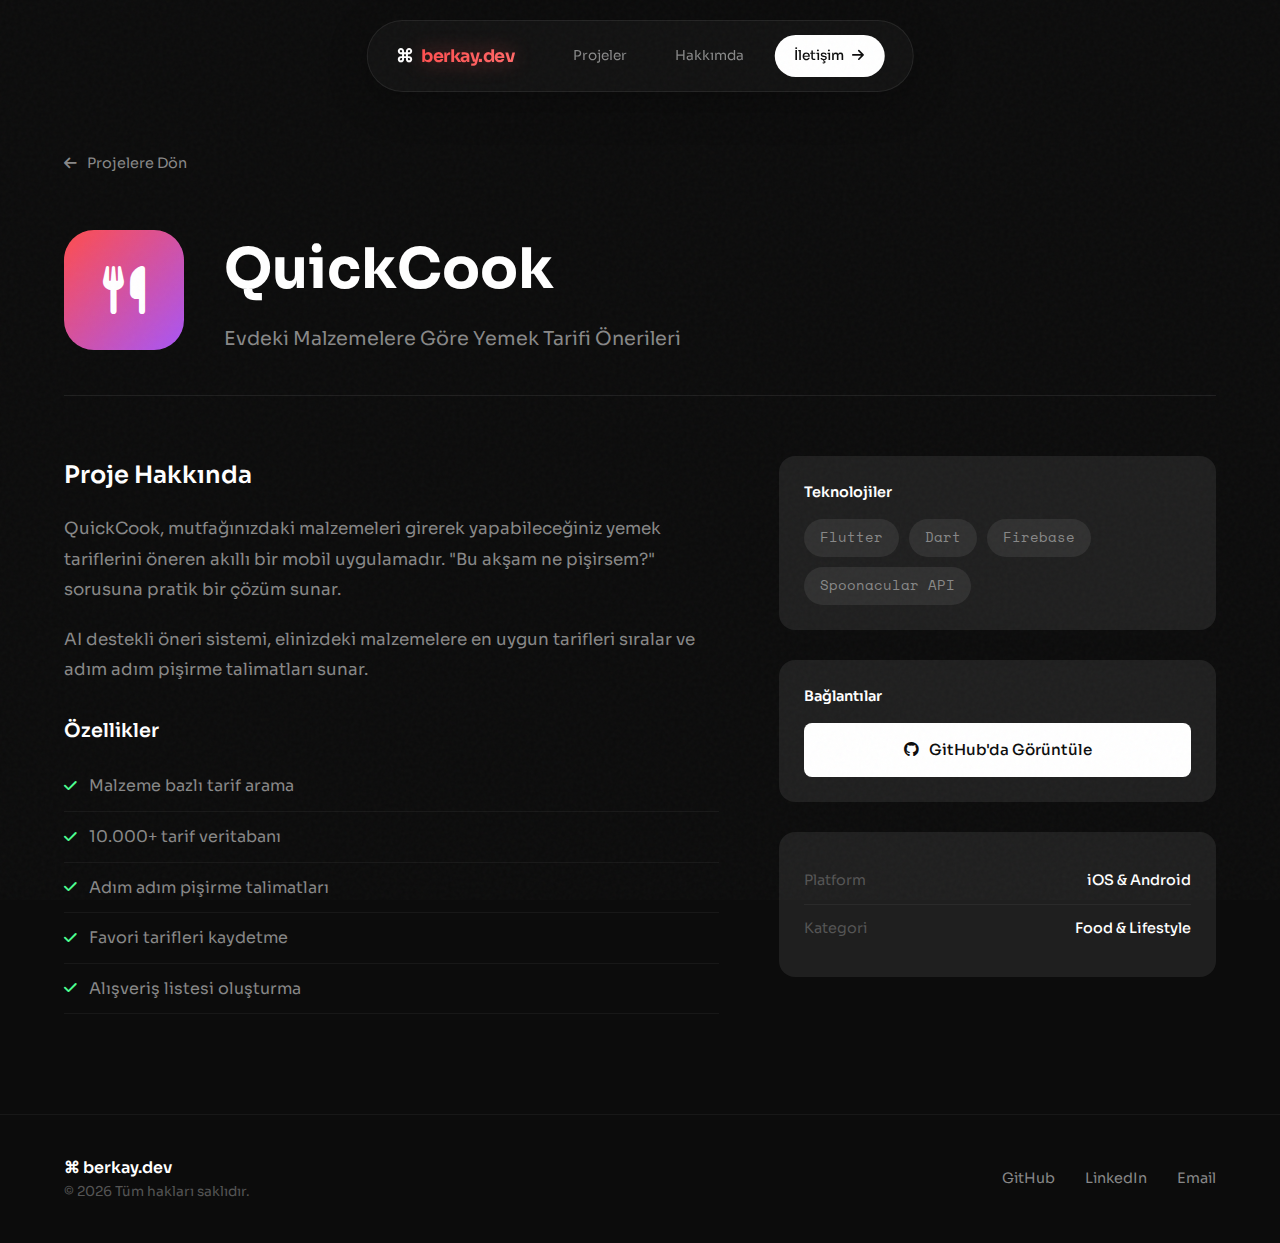
<file: projects/quickcook.html>
<!DOCTYPE html>
<html lang="tr">

<head>
    <meta charset="UTF-8">
    <meta name="viewport" content="width=device-width, initial-scale=1.0">
    <meta name="description" content="QuickCook - Akıllı Yemek Tarifi Önerileri">
    <title>QuickCook | Berkay Karataş</title>
    <link rel="icon" type="image/svg+xml" href="../favicon.svg">

    <link rel="preconnect" href="https://fonts.googleapis.com">
    <link rel="preconnect" href="https://fonts.gstatic.com" crossorigin>
    <link
        href="https://fonts.googleapis.com/css2?family=Sora:wght@300;400;500;600;700&family=Space+Mono:wght@400;700&display=swap"
        rel="stylesheet">
    <link rel="stylesheet" href="https://cdnjs.cloudflare.com/ajax/libs/font-awesome/6.5.1/css/all.min.css">
    <link rel="stylesheet" href="../styles.css">
    <link rel="stylesheet" href="project-detail.css">
</head>

<body>
    <div class="grain"></div>

    <header class="header">
        <nav class="nav">
            <a href="../index.html" class="logo">
                <span class="logo-icon">⌘</span>
                <span class="logo-text">berkay.dev</span>
            </a>
            <div class="nav-links">
                <a href="../index.html#work" class="nav-link">Projeler</a>
                <a href="../index.html#about" class="nav-link">Hakkımda</a>
                <a href="../index.html#contact" class="nav-link nav-link--cta">
                    <span>İletişim</span>
                    <i class="fas fa-arrow-right"></i>
                </a>
            </div>
        </nav>
    </header>

    <section class="project-detail">
        <div class="container">
            <a href="../index.html#work" class="back-link">
                <i class="fas fa-arrow-left"></i>
                <span>Projelere Dön</span>
            </a>

            <div class="project-header">
                <div class="project-icon-large">
                    <i class="fas fa-utensils"></i>
                </div>
                <div class="project-info">
                    <h1 class="project-title-large">QuickCook</h1>
                    <p class="project-tagline">Evdeki Malzemelere Göre Yemek Tarifi Önerileri</p>
                </div>
            </div>

            <div class="project-content-grid">
                <div class="project-description">
                    <h2>Proje Hakkında</h2>
                    <p>
                        QuickCook, mutfağınızdaki malzemeleri girerek yapabileceğiniz yemek tariflerini
                        öneren akıllı bir mobil uygulamadır. "Bu akşam ne pişirsem?" sorusuna pratik
                        bir çözüm sunar.
                    </p>
                    <p>
                        AI destekli öneri sistemi, elinizdeki malzemelere en uygun tarifleri sıralar ve
                        adım adım pişirme talimatları sunar.
                    </p>

                    <h3>Özellikler</h3>
                    <ul class="feature-list">
                        <li><i class="fas fa-check"></i> Malzeme bazlı tarif arama</li>
                        <li><i class="fas fa-check"></i> 10.000+ tarif veritabanı</li>
                        <li><i class="fas fa-check"></i> Adım adım pişirme talimatları</li>
                        <li><i class="fas fa-check"></i> Favori tarifleri kaydetme</li>
                        <li><i class="fas fa-check"></i> Alışveriş listesi oluşturma</li>
                    </ul>
                </div>

                <div class="project-sidebar">
                    <div class="tech-stack">
                        <h3>Teknolojiler</h3>
                        <div class="tech-tags">
                            <span class="tech-tag">Flutter</span>
                            <span class="tech-tag">Dart</span>
                            <span class="tech-tag">Firebase</span>
                            <span class="tech-tag">Spoonacular API</span>
                        </div>
                    </div>

                    <div class="project-links">
                        <h3>Bağlantılar</h3>
                        <a href="https://github.com/berkaykw/QuickCook" target="_blank" class="project-link-btn">
                            <i class="fab fa-github"></i>
                            <span>GitHub'da Görüntüle</span>
                        </a>
                    </div>

                    <div class="project-meta">
                        <div class="meta-item">
                            <span class="meta-label">Platform</span>
                            <span class="meta-value">iOS & Android</span>
                        </div>
                        <div class="meta-item">
                            <span class="meta-label">Kategori</span>
                            <span class="meta-value">Food & Lifestyle</span>
                        </div>
                    </div>
                </div>
            </div>
        </div>
    </section>

    <footer class="footer">
        <div class="container">
            <div class="footer-content">
                <div class="footer-left">
                    <span class="footer-logo">⌘ berkay.dev</span>
                    <p>© 2026 Tüm hakları saklıdır.</p>
                </div>
                <div class="footer-right">
                    <a href="https://github.com/berkaykw" target="_blank">GitHub</a>
                    <a href="https://linkedin.com/in/berkaykw" target="_blank">LinkedIn</a>
                    <a href="mailto:berkaykw@gmail.com">Email</a>
                </div>
            </div>
        </div>
    </footer>
</body>

</html>
</file>
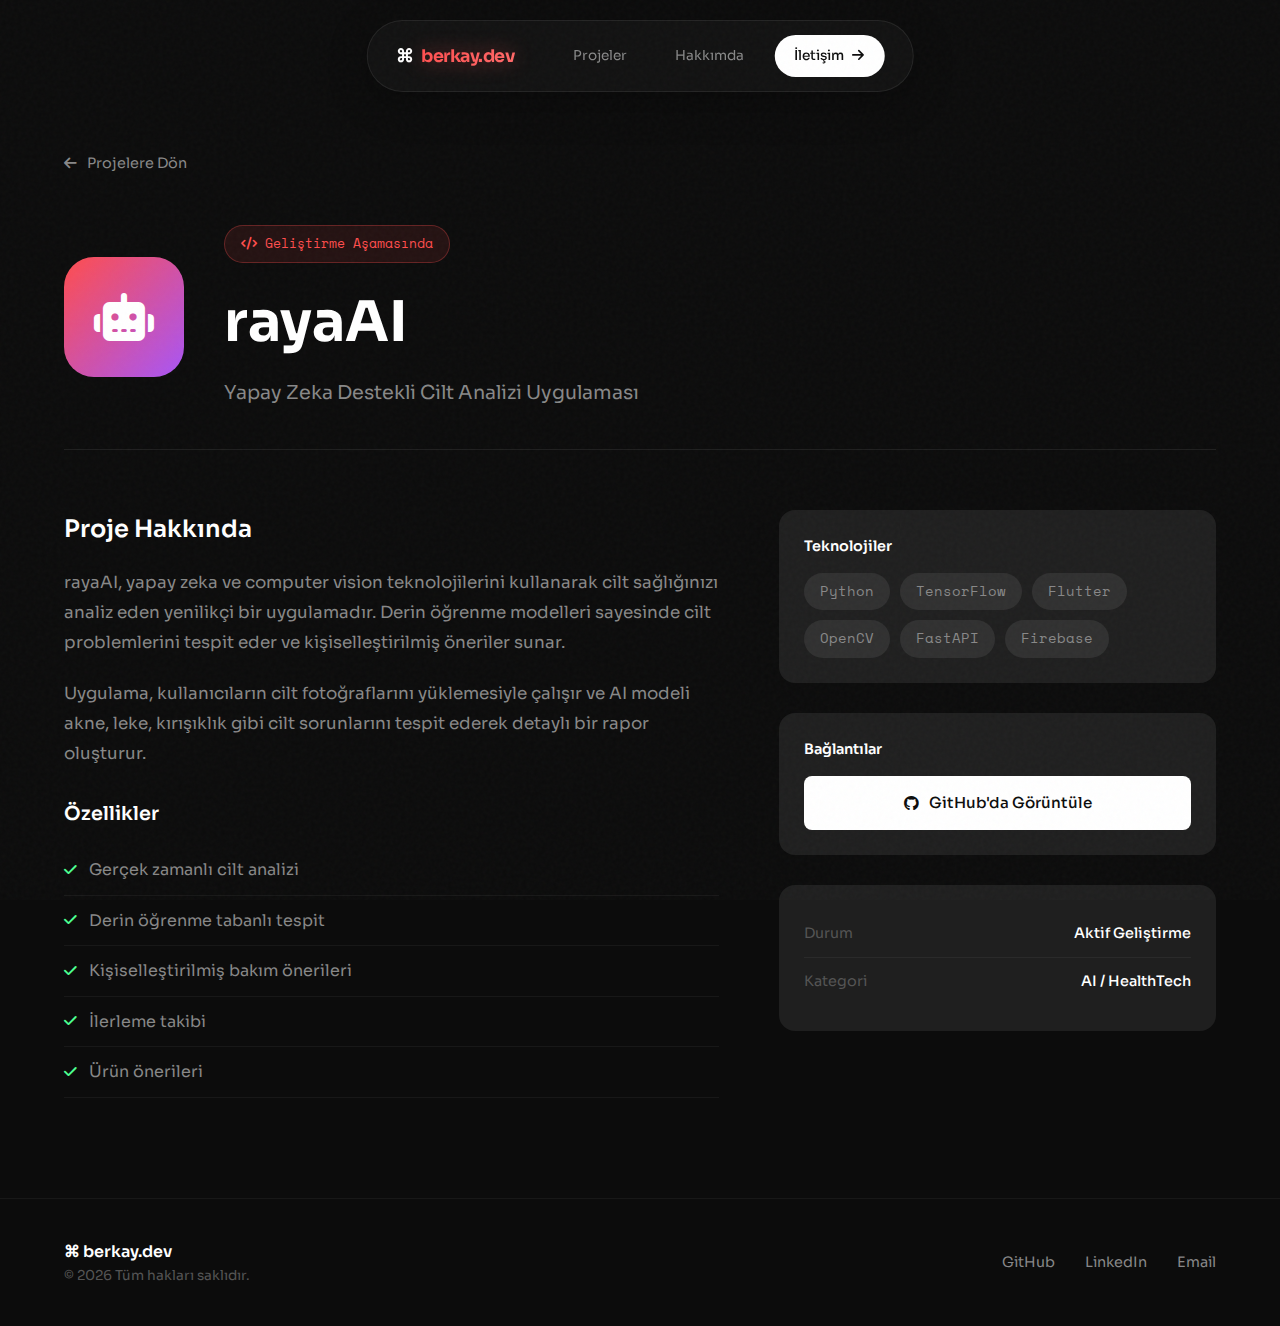
<file: projects/rayaai.html>
<!DOCTYPE html>
<html lang="tr">

<head>
    <meta charset="UTF-8">
    <meta name="viewport" content="width=device-width, initial-scale=1.0">
    <meta name="description" content="rayaAI - Yapay Zeka Destekli Cilt Analizi">
    <title>rayaAI | Berkay Karataş</title>
    <link rel="icon" type="image/svg+xml" href="../favicon.svg">

    <!-- Fonts -->
    <link rel="preconnect" href="https://fonts.googleapis.com">
    <link rel="preconnect" href="https://fonts.gstatic.com" crossorigin>
    <link
        href="https://fonts.googleapis.com/css2?family=Sora:wght@300;400;500;600;700&family=Space+Mono:wght@400;700&display=swap"
        rel="stylesheet">

    <!-- Icons -->
    <link rel="stylesheet" href="https://cdnjs.cloudflare.com/ajax/libs/font-awesome/6.5.1/css/all.min.css">

    <link rel="stylesheet" href="../styles.css">
    <link rel="stylesheet" href="project-detail.css">
</head>

<body>
    <!-- Grain Overlay -->
    <div class="grain"></div>

    <!-- Navigation -->
    <header class="header">
        <nav class="nav">
            <a href="../index.html" class="logo">
                <span class="logo-icon">⌘</span>
                <span class="logo-text">berkay.dev</span>
            </a>
            <div class="nav-links">
                <a href="../index.html#work" class="nav-link">Projeler</a>
                <a href="../index.html#about" class="nav-link">Hakkımda</a>
                <a href="../index.html#contact" class="nav-link nav-link--cta">
                    <span>İletişim</span>
                    <i class="fas fa-arrow-right"></i>
                </a>
            </div>
        </nav>
    </header>

    <!-- Project Detail -->
    <section class="project-detail">
        <div class="container">
            <a href="../index.html#work" class="back-link">
                <i class="fas fa-arrow-left"></i>
                <span>Projelere Dön</span>
            </a>

            <div class="project-header">
                <div class="project-icon-large">
                    <i class="fas fa-robot"></i>
                </div>
                <div class="project-info">
                    <div class="project-status-badge status-dev">
                        <i class="fas fa-code"></i>
                        <span>Geliştirme Aşamasında</span>
                    </div>
                    <h1 class="project-title-large">rayaAI</h1>
                    <p class="project-tagline">Yapay Zeka Destekli Cilt Analizi Uygulaması</p>
                </div>
            </div>

            <div class="project-content-grid">
                <div class="project-description">
                    <h2>Proje Hakkında</h2>
                    <p>
                        rayaAI, yapay zeka ve computer vision teknolojilerini kullanarak cilt sağlığınızı
                        analiz eden yenilikçi bir uygulamadır. Derin öğrenme modelleri sayesinde cilt
                        problemlerini tespit eder ve kişiselleştirilmiş öneriler sunar.
                    </p>
                    <p>
                        Uygulama, kullanıcıların cilt fotoğraflarını yüklemesiyle çalışır ve AI modeli
                        akne, leke, kırışıklık gibi cilt sorunlarını tespit ederek detaylı bir rapor oluşturur.
                    </p>

                    <h3>Özellikler</h3>
                    <ul class="feature-list">
                        <li><i class="fas fa-check"></i> Gerçek zamanlı cilt analizi</li>
                        <li><i class="fas fa-check"></i> Derin öğrenme tabanlı tespit</li>
                        <li><i class="fas fa-check"></i> Kişiselleştirilmiş bakım önerileri</li>
                        <li><i class="fas fa-check"></i> İlerleme takibi</li>
                        <li><i class="fas fa-check"></i> Ürün önerileri</li>
                    </ul>
                </div>

                <div class="project-sidebar">
                    <div class="tech-stack">
                        <h3>Teknolojiler</h3>
                        <div class="tech-tags">
                            <span class="tech-tag">Python</span>
                            <span class="tech-tag">TensorFlow</span>
                            <span class="tech-tag">Flutter</span>
                            <span class="tech-tag">OpenCV</span>
                            <span class="tech-tag">FastAPI</span>
                            <span class="tech-tag">Firebase</span>
                        </div>
                    </div>

                    <div class="project-links">
                        <h3>Bağlantılar</h3>
                        <a href="https://github.com/berkaykw/rayaAI" target="_blank" class="project-link-btn">
                            <i class="fab fa-github"></i>
                            <span>GitHub'da Görüntüle</span>
                        </a>
                    </div>

                    <div class="project-meta">
                        <div class="meta-item">
                            <span class="meta-label">Durum</span>
                            <span class="meta-value">Aktif Geliştirme</span>
                        </div>
                        <div class="meta-item">
                            <span class="meta-label">Kategori</span>
                            <span class="meta-value">AI / HealthTech</span>
                        </div>
                    </div>
                </div>
            </div>
        </div>
    </section>

    <!-- Footer -->
    <footer class="footer">
        <div class="container">
            <div class="footer-content">
                <div class="footer-left">
                    <span class="footer-logo">⌘ berkay.dev</span>
                    <p>© 2026 Tüm hakları saklıdır.</p>
                </div>
                <div class="footer-right">
                    <a href="https://github.com/berkaykw" target="_blank">GitHub</a>
                    <a href="https://linkedin.com/in/berkaykw" target="_blank">LinkedIn</a>
                    <a href="mailto:berkaykw@gmail.com">Email</a>
                </div>
            </div>
        </div>
    </footer>
</body>

</html>
</file>
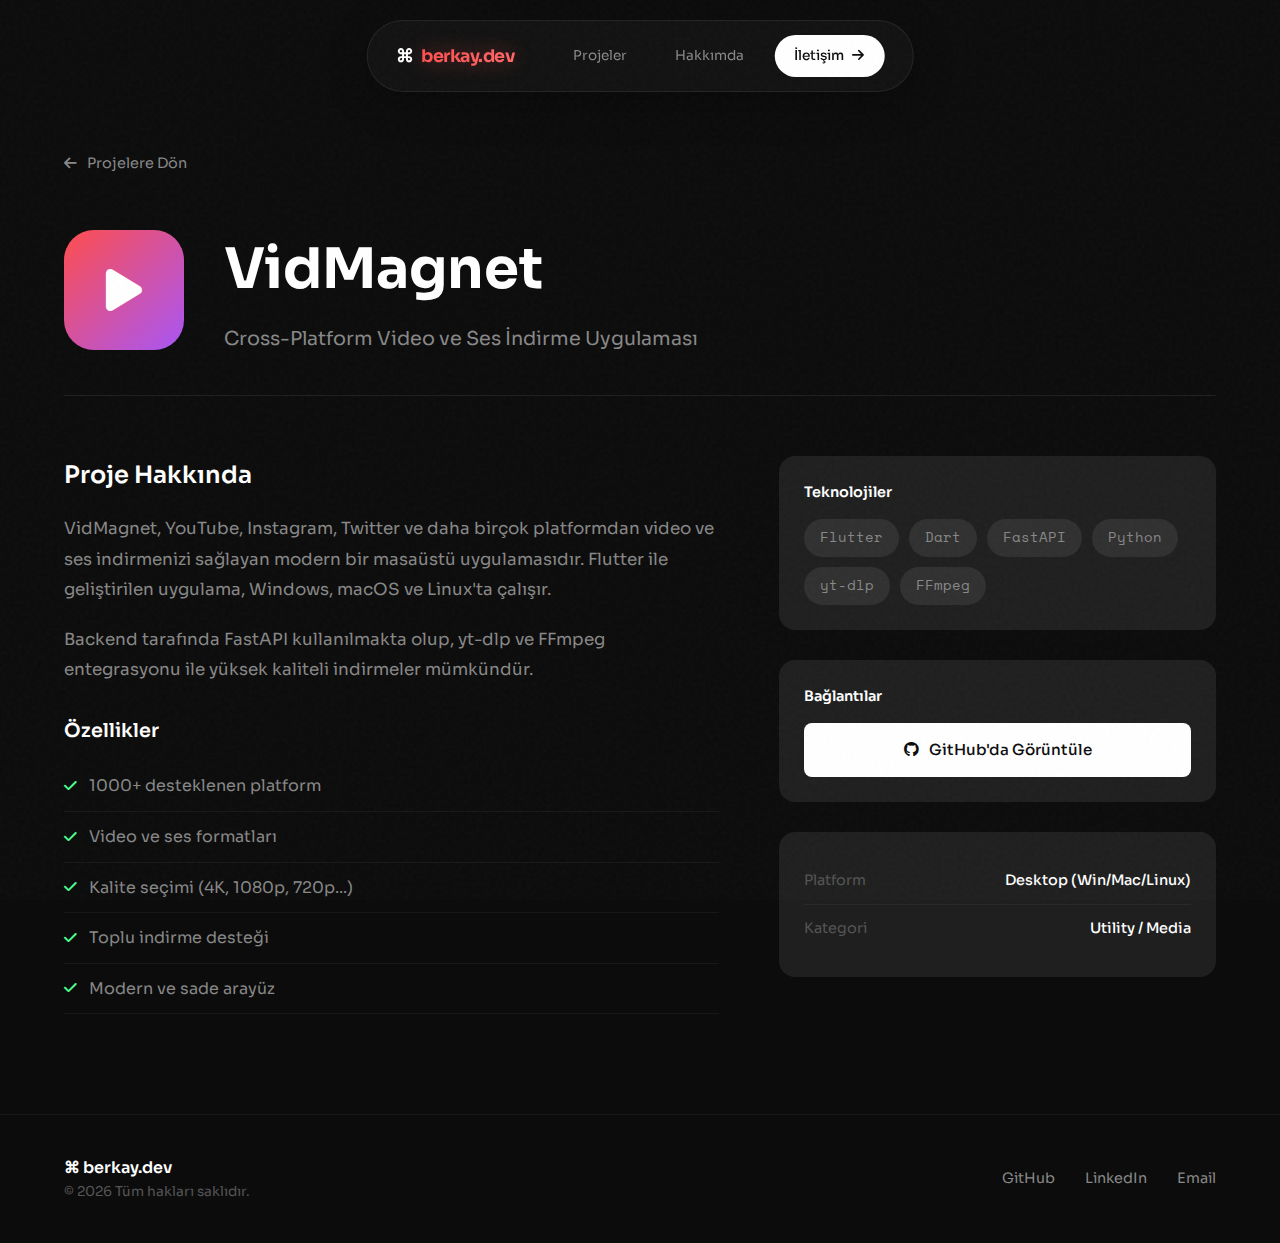
<file: projects/vidmagnet.html>
<!DOCTYPE html>
<html lang="tr">

<head>
    <meta charset="UTF-8">
    <meta name="viewport" content="width=device-width, initial-scale=1.0">
    <meta name="description" content="VidMagnet - Cross-Platform Video İndirici">
    <title>VidMagnet | Berkay Karataş</title>
    <link rel="icon" type="image/svg+xml" href="../favicon.svg">

    <link rel="preconnect" href="https://fonts.googleapis.com">
    <link rel="preconnect" href="https://fonts.gstatic.com" crossorigin>
    <link
        href="https://fonts.googleapis.com/css2?family=Sora:wght@300;400;500;600;700&family=Space+Mono:wght@400;700&display=swap"
        rel="stylesheet">
    <link rel="stylesheet" href="https://cdnjs.cloudflare.com/ajax/libs/font-awesome/6.5.1/css/all.min.css">
    <link rel="stylesheet" href="../styles.css">
    <link rel="stylesheet" href="project-detail.css">
</head>

<body>
    <div class="grain"></div>

    <header class="header">
        <nav class="nav">
            <a href="../index.html" class="logo">
                <span class="logo-icon">⌘</span>
                <span class="logo-text">berkay.dev</span>
            </a>
            <div class="nav-links">
                <a href="../index.html#work" class="nav-link">Projeler</a>
                <a href="../index.html#about" class="nav-link">Hakkımda</a>
                <a href="../index.html#contact" class="nav-link nav-link--cta">
                    <span>İletişim</span>
                    <i class="fas fa-arrow-right"></i>
                </a>
            </div>
        </nav>
    </header>

    <section class="project-detail">
        <div class="container">
            <a href="../index.html#work" class="back-link">
                <i class="fas fa-arrow-left"></i>
                <span>Projelere Dön</span>
            </a>

            <div class="project-header">
                <div class="project-icon-large">
                    <i class="fas fa-play"></i>
                </div>
                <div class="project-info">
                    <h1 class="project-title-large">VidMagnet</h1>
                    <p class="project-tagline">Cross-Platform Video ve Ses İndirme Uygulaması</p>
                </div>
            </div>

            <div class="project-content-grid">
                <div class="project-description">
                    <h2>Proje Hakkında</h2>
                    <p>
                        VidMagnet, YouTube, Instagram, Twitter ve daha birçok platformdan video ve ses
                        indirmenizi sağlayan modern bir masaüstü uygulamasıdır. Flutter ile geliştirilen
                        uygulama, Windows, macOS ve Linux'ta çalışır.
                    </p>
                    <p>
                        Backend tarafında FastAPI kullanılmakta olup, yt-dlp ve FFmpeg entegrasyonu ile
                        yüksek kaliteli indirmeler mümkündür.
                    </p>

                    <h3>Özellikler</h3>
                    <ul class="feature-list">
                        <li><i class="fas fa-check"></i> 1000+ desteklenen platform</li>
                        <li><i class="fas fa-check"></i> Video ve ses formatları</li>
                        <li><i class="fas fa-check"></i> Kalite seçimi (4K, 1080p, 720p...)</li>
                        <li><i class="fas fa-check"></i> Toplu indirme desteği</li>
                        <li><i class="fas fa-check"></i> Modern ve sade arayüz</li>
                    </ul>
                </div>

                <div class="project-sidebar">
                    <div class="tech-stack">
                        <h3>Teknolojiler</h3>
                        <div class="tech-tags">
                            <span class="tech-tag">Flutter</span>
                            <span class="tech-tag">Dart</span>
                            <span class="tech-tag">FastAPI</span>
                            <span class="tech-tag">Python</span>
                            <span class="tech-tag">yt-dlp</span>
                            <span class="tech-tag">FFmpeg</span>
                        </div>
                    </div>

                    <div class="project-links">
                        <h3>Bağlantılar</h3>
                        <a href="https://github.com/berkaykw/VidMagnet" target="_blank" class="project-link-btn">
                            <i class="fab fa-github"></i>
                            <span>GitHub'da Görüntüle</span>
                        </a>
                    </div>

                    <div class="project-meta">
                        <div class="meta-item">
                            <span class="meta-label">Platform</span>
                            <span class="meta-value">Desktop (Win/Mac/Linux)</span>
                        </div>
                        <div class="meta-item">
                            <span class="meta-label">Kategori</span>
                            <span class="meta-value">Utility / Media</span>
                        </div>
                    </div>
                </div>
            </div>
        </div>
    </section>

    <footer class="footer">
        <div class="container">
            <div class="footer-content">
                <div class="footer-left">
                    <span class="footer-logo">⌘ berkay.dev</span>
                    <p>© 2026 Tüm hakları saklıdır.</p>
                </div>
                <div class="footer-right">
                    <a href="https://github.com/berkaykw" target="_blank">GitHub</a>
                    <a href="https://linkedin.com/in/berkaykw" target="_blank">LinkedIn</a>
                    <a href="mailto:berkaykw@gmail.com">Email</a>
                </div>
            </div>
        </div>
    </footer>
</body>

</html>
</file>
<file: styles.css>
/* =====================================================
   MODERN DESIGN SYSTEM
   ===================================================== */
:root {
    /* Colors */
    --bg: #0c0c0c;
    --bg-secondary: #141414;
    --bg-tertiary: #1a1a1a;
    --surface: #1f1f1f;

    --text: #ffffff;
    --text-secondary: #888888;
    --text-muted: #555555;

    --accent: #ff4d4d;
    --accent-secondary: #4dff91;
    --accent-blue: #4da6ff;
    --accent-purple: #a855f7;
    --accent-orange: #ff914d;
    --accent-pink: #ff4d9d;

    /* Sizing */
    --container: 1400px;
    --radius: 16px;
    --radius-sm: 8px;
    --radius-full: 100px;

    /* Fonts */
    --font-primary: 'Sora', sans-serif;
    --font-mono: 'Space Mono', monospace;

    /* Transitions */
    --ease: cubic-bezier(0.16, 1, 0.3, 1);
    --duration: 0.6s;
}

/* Reset */
*,
*::before,
*::after {
    margin: 0;
    padding: 0;
    box-sizing: border-box;
}

html {
    scroll-behavior: smooth;
    font-size: 16px;
}

body {
    font-family: var(--font-primary);
    background: var(--bg);
    color: var(--text);
    line-height: 1.6;
    overflow-x: hidden;
}

a {
    text-decoration: none;
    color: inherit;
}

button {
    cursor: pointer;
}

::selection {
    background: var(--accent);
    color: var(--bg);
}

/* =====================================================
   GRAIN OVERLAY
   ===================================================== */
.grain {
    position: fixed;
    top: 0;
    left: 0;
    width: 100%;
    height: 100%;
    pointer-events: none;
    z-index: 9998;
    opacity: 0.03;
    background-image: url("data:image/svg+xml,%3Csvg viewBox='0 0 256 256' xmlns='http://www.w3.org/2000/svg'%3E%3Cfilter id='noise'%3E%3CfeTurbulence type='fractalNoise' baseFrequency='0.9' numOctaves='4' stitchTiles='stitch'/%3E%3C/filter%3E%3Crect width='100%25' height='100%25' filter='url(%23noise)'/%3E%3C/svg%3E");
}

/* =====================================================
   LAYOUT
   ===================================================== */
.container {
    width: 90%;
    max-width: var(--container);
    margin: 0 auto;
}

.section {
    padding: 120px 0;
    position: relative;
}

.section-label {
    font-family: var(--font-mono);
    font-size: 0.75rem;
    text-transform: uppercase;
    letter-spacing: 2px;
    color: var(--accent);
    display: block;
    margin-bottom: 20px;
}

.section-title {
    font-size: clamp(2rem, 5vw, 3rem);
    font-weight: 600;
    line-height: 1.2;
}

/* =====================================================
   HEADER & NAV - ISLAND DESIGN
   ===================================================== */
.header {
    position: fixed;
    top: 20px;
    left: 50%;
    transform: translateX(-50%);
    z-index: 1000;
    transition: all 0.4s var(--ease);
}

.nav {
    display: flex;
    align-items: center;
    justify-content: space-between;
    gap: 40px;
    padding: 14px 28px;
    background: rgba(20, 20, 20, 0.8);
    backdrop-filter: blur(20px);
    -webkit-backdrop-filter: blur(20px);
    border: 1px solid rgba(255, 255, 255, 0.08);
    border-radius: 100px;
    box-shadow: 0 10px 40px rgba(0, 0, 0, 0.3);
}

.header.scrolled .nav {
    background: rgba(12, 12, 12, 0.95);
    border-color: rgba(255, 255, 255, 0.1);
}

.logo {
    display: flex;
    align-items: center;
    gap: 8px;
    font-size: 1.1rem;
    font-weight: 700;
    font-family: var(--font-display);
    letter-spacing: -0.5px;
}

.logo-text {
    background: linear-gradient(135deg, #ff4d4d 0%, #ff6b6b 50%, #ff4d4d 100%);
    background-size: 200% 200%;
    -webkit-background-clip: text;
    -webkit-text-fill-color: transparent;
    background-clip: text;
    animation: gradientShift 3s ease infinite;
    filter: drop-shadow(0 0 10px rgba(255, 77, 77, 0.4));
}

@keyframes gradientShift {

    0%,
    100% {
        background-position: 0% 50%;
    }

    50% {
        background-position: 100% 50%;
    }
}

.logo:hover .logo-text {
    filter: drop-shadow(0 0 20px rgba(255, 77, 77, 0.6));
}

.nav-links {
    display: flex;
    align-items: center;
    gap: 12px;
}

.nav-link {
    font-size: 0.85rem;
    color: var(--text-secondary);
    padding: 10px 18px;
    border-radius: 100px;
    transition: all 0.3s ease;
}

.nav-link:hover {
    color: var(--text);
    background: rgba(255, 255, 255, 0.08);
}

.nav-link--cta {
    display: flex;
    align-items: center;
    gap: 8px;
    padding: 10px 20px;
    background: var(--text);
    color: var(--bg);
    border-radius: 100px;
    font-weight: 500;
    font-size: 0.85rem;
    transition: all 0.3s var(--ease);
}

.nav-link--cta:hover {
    background: var(--accent);
    color: var(--text);
    transform: scale(1.02);
}

.nav-link--cta i {
    transition: transform 0.3s ease;
}

.nav-link--cta:hover i {
    transform: translateX(5px);
}

.menu-toggle {
    display: none;
    width: 40px;
    height: 40px;
    background: var(--surface);
    border: none;
    border-radius: var(--radius-sm);
    flex-direction: column;
    align-items: center;
    justify-content: center;
    gap: 6px;
}

.menu-toggle span {
    width: 20px;
    height: 2px;
    background: var(--text);
    transition: all 0.3s ease;
}

/* Mobile Menu */
.mobile-menu {
    position: fixed;
    top: 0;
    left: 0;
    width: 100%;
    height: 100vh;
    background: var(--bg);
    z-index: 999;
    display: flex;
    align-items: center;
    justify-content: center;
    opacity: 0;
    visibility: hidden;
    transition: all 0.5s var(--ease);
}

.mobile-menu.active {
    opacity: 1;
    visibility: visible;
}

.mobile-menu-content {
    text-align: center;
}

.mobile-link {
    display: block;
    font-size: 2.5rem;
    font-weight: 600;
    margin-bottom: 30px;
    color: var(--text);
    transform: translateY(30px);
    opacity: 0;
    transition: all 0.5s var(--ease);
}

.mobile-menu.active .mobile-link {
    transform: translateY(0);
    opacity: 1;
}

.mobile-menu.active .mobile-link:nth-child(1) {
    transition-delay: 0.1s;
}

.mobile-menu.active .mobile-link:nth-child(2) {
    transition-delay: 0.2s;
}

.mobile-menu.active .mobile-link:nth-child(3) {
    transition-delay: 0.3s;
}

.mobile-socials {
    display: flex;
    justify-content: center;
    gap: 20px;
    margin-top: 50px;
}

.mobile-socials a {
    font-size: 1.5rem;
    color: var(--text-secondary);
    transition: color 0.3s ease;
}

.mobile-socials a:hover {
    color: var(--accent);
}

/* =====================================================
   HERO
   ===================================================== */
.hero {
    min-height: 100vh;
    display: flex;
    align-items: center;
    justify-content: center;
    position: relative;
    overflow: hidden;
}

.hero-content {
    text-align: center;
    position: relative;
    z-index: 2;
    padding: 0 20px;
}

.hero-badge {
    display: inline-flex;
    align-items: center;
    gap: 10px;
    padding: 12px 24px;
    background: rgba(77, 255, 145, 0.1);
    border: 1px solid rgba(77, 255, 145, 0.3);
    border-radius: var(--radius-full);
    font-size: 0.9rem;
    font-weight: 600;
    color: #4dff91;
    margin-bottom: 40px;
    animation: fadeInUp 0.8s var(--ease) 0.2s both;
    box-shadow: 0 0 20px rgba(77, 255, 145, 0.2), inset 0 0 20px rgba(77, 255, 145, 0.05);
    position: relative;
    overflow: hidden;
}

.hero-badge::before {
    content: '';
    position: absolute;
    top: 0;
    left: -100%;
    width: 100%;
    height: 100%;
    background: linear-gradient(90deg, transparent, rgba(77, 255, 145, 0.2), transparent);
    animation: shimmer 2s infinite;
}

@keyframes shimmer {
    0% {
        left: -100%;
    }

    100% {
        left: 100%;
    }
}

.badge-dot {
    width: 10px;
    height: 10px;
    background: #4dff91;
    border-radius: 50%;
    animation: pulse 2s infinite;
    box-shadow: 0 0 10px rgba(77, 255, 145, 0.6);
}

@keyframes pulse {

    0%,
    100% {
        opacity: 1;
        transform: scale(1);
    }

    50% {
        opacity: 0.5;
        transform: scale(1.2);
    }
}

.hero-title {
    font-size: clamp(2.5rem, 8vw, 6rem);
    font-weight: 700;
    line-height: 0.95;
    letter-spacing: -0.03em;
    margin-bottom: 40px;
}

.title-line {
    display: block;
    animation: fadeInUp 0.8s var(--ease) both;
}

.title-line:nth-child(1) {
    animation-delay: 0.3s;
}

.title-line:nth-child(2) {
    animation-delay: 0.4s;
}

.title-line:nth-child(3) {
    animation-delay: 0.5s;
}

.title-outline {
    -webkit-text-stroke: 2px var(--text);
    -webkit-text-fill-color: transparent;
}

.title-accent {
    color: var(--accent);
    margin-left: 20px;
}

.hero-subtitle {
    font-size: 1.1rem;
    color: var(--text-secondary);
    max-width: 500px;
    margin: 0 auto 50px;
    animation: fadeInUp 0.8s var(--ease) 0.6s both;
}

.hero-cta {
    display: flex;
    align-items: center;
    justify-content: center;
    gap: 20px;
    animation: fadeInUp 0.8s var(--ease) 0.7s both;
}

@keyframes fadeInUp {
    from {
        opacity: 0;
        transform: translateY(40px);
    }

    to {
        opacity: 1;
        transform: translateY(0);
    }
}

/* Hero Shapes */
.hero-visual {
    position: absolute;
    top: 0;
    left: 0;
    width: 100%;
    height: 100%;
    pointer-events: none;
    z-index: 1;
}

.hero-shape {
    position: absolute;
    border-radius: 50%;
    filter: blur(100px);
    opacity: 0.5;
    animation: float 20s infinite;
}

.shape-1 {
    width: 500px;
    height: 500px;
    background: var(--accent);
    top: -20%;
    left: -10%;
    animation-delay: 0s;
}

.shape-2 {
    width: 400px;
    height: 400px;
    background: var(--accent-purple);
    bottom: -15%;
    right: -5%;
    animation-delay: -7s;
}

.shape-3 {
    width: 300px;
    height: 300px;
    background: var(--accent-blue);
    top: 30%;
    right: 20%;
    animation-delay: -14s;
}

@keyframes float {

    0%,
    100% {
        transform: translate(0, 0) rotate(0deg);
    }

    25% {
        transform: translate(50px, -50px) rotate(90deg);
    }

    50% {
        transform: translate(-30px, 30px) rotate(180deg);
    }

    75% {
        transform: translate(30px, 50px) rotate(270deg);
    }
}

/* Scroll Hint */
.scroll-hint {
    position: absolute;
    bottom: 40px;
    left: 50%;
    transform: translateX(-50%);
    display: flex;
    flex-direction: column;
    align-items: center;
    gap: 10px;
    font-size: 0.75rem;
    color: var(--text-muted);
    text-transform: uppercase;
    letter-spacing: 2px;
}

.scroll-line {
    width: 1px;
    height: 60px;
    background: linear-gradient(to bottom, var(--text-muted), transparent);
    animation: scrollLine 2s infinite;
}

@keyframes scrollLine {
    0% {
        transform: scaleY(0);
        transform-origin: top;
    }

    50% {
        transform: scaleY(1);
        transform-origin: top;
    }

    50.1% {
        transform-origin: bottom;
    }

    100% {
        transform: scaleY(0);
        transform-origin: bottom;
    }
}

/* =====================================================
   BUTTONS
   ===================================================== */
.btn {
    display: inline-flex;
    align-items: center;
    gap: 12px;
    padding: 16px 32px;
    border-radius: var(--radius-full);
    font-size: 0.95rem;
    font-weight: 500;
    font-family: inherit;
    border: none;
    transition: all 0.4s var(--ease);
}

.btn-primary {
    background: var(--text);
    color: var(--bg);
}

.btn-primary:hover {
    background: var(--accent);
    color: var(--text);
    transform: translateY(-3px);
    box-shadow: 0 20px 40px rgba(255, 77, 77, 0.3);
}

.btn-icon {
    width: 28px;
    height: 28px;
    background: var(--bg);
    border-radius: 50%;
    display: flex;
    align-items: center;
    justify-content: center;
    color: var(--text);
    transition: all 0.3s ease;
}

.btn-primary:hover .btn-icon {
    background: var(--text);
    color: var(--accent);
}

.btn-ghost {
    background: transparent;
    color: var(--text);
    border: 1px solid var(--text-muted);
}

.btn-ghost:hover {
    border-color: var(--text);
    background: rgba(255, 255, 255, 0.05);
}

/* =====================================================
   MARQUEE
   ===================================================== */
.marquee {
    padding: 30px 0;
    border-top: 1px solid rgba(255, 255, 255, 0.05);
    border-bottom: 1px solid rgba(255, 255, 255, 0.05);
    overflow: hidden;
}

.marquee-track {
    display: flex;
    width: fit-content;
    animation: marquee 30s linear infinite;
}

.marquee-content {
    display: flex;
    align-items: center;
    gap: 50px;
    padding-right: 50px;
    font-size: 1.2rem;
    font-weight: 500;
    color: var(--text-secondary);
    white-space: nowrap;
}

.marquee-dot {
    color: var(--accent);
    font-size: 0.6rem;
}

@keyframes marquee {
    from {
        transform: translateX(0);
    }

    to {
        transform: translateX(-50%);
    }
}

/* =====================================================
   PROJECTS LIST - COMPACT CARDS
   ===================================================== */
.section-header {
    margin-bottom: 60px;
}

.projects-grid {
    display: flex;
    flex-direction: column;
    gap: 12px;
    max-width: 700px;
    margin: 0 auto;
}

.project-card {
    background: var(--surface);
    border-radius: var(--radius-sm);
    overflow: hidden;
    transition: all 0.3s var(--ease);
    border: 1px solid transparent;
}

.project-card:hover {
    border-color: var(--accent);
    background: var(--bg-tertiary);
    transform: translateX(8px);
}

.project-link {
    display: flex;
    align-items: center;
    gap: 20px;
    padding: 18px 24px;
}

.project-icon-wrapper {
    width: 48px;
    height: 48px;
    background: linear-gradient(135deg, #ff4d4d 0%, #ff6b6b 100%);
    border-radius: 12px;
    display: flex;
    align-items: center;
    justify-content: center;
    flex-shrink: 0;
    transition: all 0.3s var(--ease);
    box-shadow: 0 0 20px rgba(255, 77, 77, 0.4), 0 0 40px rgba(255, 77, 77, 0.2);
}

.project-icon-wrapper i {
    font-size: 1.2rem;
    color: var(--text);
}

.project-card:hover .project-icon-wrapper {
    transform: scale(1.1);
}

.project-info-wrapper {
    flex: 1;
    min-width: 0;
}

.project-name {
    font-size: 1.1rem;
    font-weight: 600;
    margin-bottom: 4px;
    transition: color 0.3s ease;
}

.project-card:hover .project-name {
    color: var(--accent);
}

.project-brief {
    font-size: 0.85rem;
    color: var(--text-secondary);
    white-space: nowrap;
    overflow: hidden;
    text-overflow: ellipsis;
}

.project-status {
    display: inline-flex;
    align-items: center;
    gap: 6px;
    padding: 5px 12px;
    border-radius: var(--radius-full);
    font-size: 0.7rem;
    font-family: var(--font-mono);
    flex-shrink: 0;
}

.status-dev {
    background: rgba(255, 77, 77, 0.1);
    color: var(--accent);
    border: 1px solid rgba(255, 77, 77, 0.3);
}

.project-arrow {
    color: var(--text-muted);
    font-size: 0.9rem;
    transition: all 0.3s ease;
    flex-shrink: 0;
}

.project-card:hover .project-arrow {
    color: var(--accent);
    transform: translateX(5px);
}

/* Work More Link */
.work-more {
    text-align: center;
    margin-top: 40px;
}

.link-arrow {
    display: inline-flex;
    align-items: center;
    gap: 10px;
    font-size: 1rem;
    color: var(--text-secondary);
    transition: all 0.3s var(--ease);
}

.link-arrow:hover {
    color: var(--text);
    gap: 15px;
}

/* =====================================================
   ABOUT SECTION
   ===================================================== */
.about-grid {
    display: grid;
    grid-template-columns: 1fr 1fr;
    gap: 60px 100px;
}

.about-intro {
    grid-column: span 2;
}

.about-title {
    font-size: clamp(2rem, 5vw, 3rem);
    font-weight: 600;
    line-height: 1.3;
}

.highlight {
    color: var(--accent);
}

.about-content {
    grid-column: span 1;
}

.about-content p {
    color: var(--text-secondary);
    margin-bottom: 20px;
    font-size: 1.05rem;
    line-height: 1.8;
}

.about-content strong {
    color: var(--text);
}

.about-stats {
    display: flex;
    gap: 30px;
}

.stat-card {
    flex: 1;
    background: var(--surface);
    border-radius: var(--radius);
    padding: 30px;
    text-align: center;
}

.stat-value {
    display: block;
    font-size: 3rem;
    font-weight: 700;
    margin-bottom: 5px;
    background: linear-gradient(135deg, var(--accent) 0%, var(--accent-orange) 100%);
    -webkit-background-clip: text;
    -webkit-text-fill-color: transparent;
    background-clip: text;
}

.stat-label {
    font-size: 0.85rem;
    color: var(--text-secondary);
}

.about-skills {
    grid-column: span 2;
    margin-top: 40px;
}

.skills-title {
    font-family: var(--font-mono);
    font-size: 0.85rem;
    text-transform: uppercase;
    letter-spacing: 2px;
    color: var(--text-secondary);
    margin-bottom: 30px;
    text-align: center;
}

.skills-grid {
    display: grid;
    grid-template-columns: repeat(4, 1fr);
    gap: 16px;
}

.skill-item {
    display: flex;
    flex-direction: column;
    align-items: center;
    justify-content: center;
    gap: 12px;
    padding: 28px 20px;
    background: rgba(255, 255, 255, 0.03);
    backdrop-filter: blur(10px);
    -webkit-backdrop-filter: blur(10px);
    border: 1px solid rgba(255, 255, 255, 0.06);
    border-radius: var(--radius);
    font-size: 0.9rem;
    font-weight: 500;
    color: var(--text-secondary);
    transition: all 0.4s cubic-bezier(0.4, 0, 0.2, 1);
    position: relative;
    overflow: hidden;
}

.skill-item::before {
    content: '';
    position: absolute;
    top: 0;
    left: 0;
    right: 0;
    bottom: 0;
    background: linear-gradient(135deg, rgba(255, 77, 77, 0.1) 0%, transparent 50%);
    opacity: 0;
    transition: opacity 0.4s ease;
}

.skill-item i {
    font-size: 2rem;
    color: var(--accent);
    transition: all 0.4s ease;
    filter: drop-shadow(0 0 8px rgba(255, 77, 77, 0.3));
}

.skill-item span {
    font-family: var(--font-mono);
    font-size: 0.8rem;
    letter-spacing: 0.5px;
}

.skill-item:hover {
    background: rgba(255, 255, 255, 0.06);
    border-color: rgba(255, 77, 77, 0.4);
    transform: translateY(-8px);
    box-shadow: 0 20px 40px rgba(255, 77, 77, 0.15), 0 0 30px rgba(255, 77, 77, 0.1);
}

.skill-item:hover::before {
    opacity: 1;
}

.skill-item:hover i {
    transform: scale(1.15);
    filter: drop-shadow(0 0 15px rgba(255, 77, 77, 0.6));
}

.skill-item:hover span {
    color: var(--text);
}

/* =====================================================
   CONTACT SECTION
   ===================================================== */
.contact-wrapper {
    display: grid;
    grid-template-columns: 1.2fr 1fr;
    gap: 80px;
    align-items: center;
}

.contact-title {
    font-size: clamp(2.5rem, 6vw, 4rem);
    font-weight: 700;
    line-height: 1.1;
    margin-bottom: 25px;
}

.gradient-text {
    background: linear-gradient(135deg, var(--accent) 0%, var(--accent-orange) 100%);
    -webkit-background-clip: text;
    -webkit-text-fill-color: transparent;
    background-clip: text;
}

.contact-desc {
    font-size: 1.1rem;
    color: var(--text-secondary);
    line-height: 1.8;
    margin-bottom: 40px;
}

.contact-email {
    display: inline-flex;
    align-items: center;
    gap: 15px;
    padding: 20px 30px;
    background: var(--surface);
    border-radius: var(--radius);
    font-size: 1.2rem;
    transition: all 0.3s var(--ease);
    margin-bottom: 30px;
}

.contact-email:hover {
    background: var(--bg-tertiary);
    transform: translateX(10px);
}

.contact-email i {
    transition: transform 0.3s ease;
}

.contact-email:hover i {
    transform: translateX(5px);
}

.contact-socials {
    display: flex;
    gap: 15px;
}

.social-btn {
    display: flex;
    align-items: center;
    gap: 10px;
    padding: 15px 25px;
    background: var(--surface);
    border-radius: var(--radius-sm);
    font-size: 0.95rem;
    transition: all 0.3s var(--ease);
}

.social-btn:hover {
    background: var(--bg-tertiary);
    transform: translateY(-3px);
}

.social-btn i {
    font-size: 1.2rem;
}

/* Contact Card */
.contact-card {
    background: var(--surface);
    border-radius: var(--radius);
    overflow: hidden;
}

.card-header {
    padding: 15px 20px;
    background: var(--bg-tertiary);
    border-bottom: 1px solid rgba(255, 255, 255, 0.05);
}

.card-dots {
    display: flex;
    gap: 8px;
}

.card-dots span {
    width: 12px;
    height: 12px;
    border-radius: 50%;
}

.card-dots span:nth-child(1) {
    background: #ff5f56;
}

.card-dots span:nth-child(2) {
    background: #ffbd2e;
}

.card-dots span:nth-child(3) {
    background: #27c93f;
}

.card-body {
    padding: 40px;
    text-align: center;
}

.card-avatar {
    width: 80px;
    height: 80px;
    background: linear-gradient(135deg, #ff4d4d 0%, #ff6b6b 100%);
    border-radius: var(--radius);
    display: flex;
    align-items: center;
    justify-content: center;
    font-size: 1.5rem;
    font-weight: 700;
    margin: 0 auto 20px;
    box-shadow: 0 0 20px rgba(255, 77, 77, 0.4), 0 0 40px rgba(255, 77, 77, 0.2);
}

.card-info h4 {
    font-size: 1.2rem;
    font-weight: 600;
    margin-bottom: 5px;
}

.card-info p {
    color: var(--text-secondary);
    font-size: 0.9rem;
}

.card-status {
    display: inline-flex;
    align-items: center;
    gap: 8px;
    padding: 10px 20px;
    background: rgba(77, 255, 145, 0.1);
    border-radius: var(--radius-full);
    font-size: 0.85rem;
    color: var(--accent-secondary);
    margin-top: 25px;
}

.status-dot {
    width: 8px;
    height: 8px;
    background: var(--accent-secondary);
    border-radius: 50%;
    animation: pulse 2s infinite;
}

/* =====================================================
   FOOTER
   ===================================================== */
.footer {
    padding: 40px 0;
    border-top: 1px solid rgba(255, 255, 255, 0.05);
}

.footer-content {
    display: flex;
    align-items: center;
    justify-content: space-between;
}

.footer-logo {
    font-weight: 600;
    font-size: 1rem;
    margin-bottom: 10px;
}

.footer-left p {
    color: var(--text-muted);
    font-size: 0.85rem;
}

.footer-right {
    display: flex;
    gap: 30px;
}

.footer-right a {
    color: var(--text-secondary);
    font-size: 0.9rem;
    transition: color 0.3s ease;
}

.footer-right a:hover {
    color: var(--text);
}

/* =====================================================
   RESPONSIVE
   ===================================================== */
@media (max-width: 992px) {
    .nav-links {
        display: none;
    }

    .menu-toggle {
        display: flex;
    }

    .projects-grid {
        max-width: 100%;
    }

    .about-grid {
        grid-template-columns: 1fr;
    }

    .about-intro,
    .about-content,
    .about-stats,
    .about-skills {
        grid-column: span 1;
    }

    .about-stats {
        flex-wrap: wrap;
    }

    .contact-wrapper {
        grid-template-columns: 1fr;
        gap: 60px;
    }

    .contact-visual {
        order: -1;
    }
}

@media (max-width: 768px) {
    .section {
        padding: 80px 0;
    }

    .hero-title {
        font-size: clamp(2rem, 8vw, 3rem);
    }

    .title-accent {
        margin-left: 10px;
    }

    .hero-cta {
        flex-direction: column;
    }

    .project-link {
        padding: 15px 18px;
        gap: 15px;
    }

    .project-icon-wrapper {
        width: 40px;
        height: 40px;
    }

    .project-icon-wrapper i {
        font-size: 1rem;
    }

    .project-name {
        font-size: 1rem;
    }

    .project-brief {
        font-size: 0.8rem;
    }

    .project-status {
        display: none;
    }

    .stat-card {
        flex: 1 1 100%;
    }

    .skills-grid {
        grid-template-columns: repeat(2, 1fr);
        gap: 12px;
    }

    .skill-item {
        padding: 20px 15px;
    }

    .skill-item i {
        font-size: 1.5rem;
    }

    .footer-content {
        flex-direction: column;
        gap: 20px;
        text-align: center;
    }
}

@media (max-width: 480px) {
    .hero-badge {
        font-size: 0.75rem;
        padding: 8px 16px;
    }

    .hero-subtitle br {
        display: none;
    }

    .project-link {
        padding: 12px 15px;
        gap: 12px;
    }

    .project-icon-wrapper {
        width: 36px;
        height: 36px;
    }

    .contact-email {
        font-size: 1rem;
        padding: 15px 25px;
    }

    .contact-socials {
        flex-direction: column;
    }
}
</file>
<file: projects/project-detail.css>
/* =====================================================
   PROJECT DETAIL PAGE STYLES
   ===================================================== */

.project-detail {
    padding: 150px 0 100px;
    min-height: 100vh;
}

.back-link {
    display: inline-flex;
    align-items: center;
    gap: 10px;
    font-size: 0.9rem;
    color: var(--text-secondary);
    margin-bottom: 50px;
    transition: all 0.3s ease;
}

.back-link:hover {
    color: var(--text);
    gap: 15px;
}

.project-header {
    display: flex;
    align-items: center;
    gap: 40px;
    margin-bottom: 60px;
    padding-bottom: 40px;
    border-bottom: 1px solid rgba(255, 255, 255, 0.08);
}

.project-icon-large {
    width: 120px;
    height: 120px;
    background: linear-gradient(135deg, var(--accent) 0%, var(--accent-purple) 100%);
    border-radius: 30px;
    display: flex;
    align-items: center;
    justify-content: center;
    flex-shrink: 0;
}

.project-icon-large i {
    font-size: 3rem;
    color: var(--text);
}

.project-info {
    flex: 1;
}

.project-status-badge {
    display: inline-flex;
    align-items: center;
    gap: 8px;
    padding: 8px 16px;
    border-radius: var(--radius-full);
    font-size: 0.8rem;
    font-family: var(--font-mono);
    margin-bottom: 15px;
}

.project-status-badge.status-dev {
    background: rgba(255, 77, 77, 0.1);
    color: var(--accent);
    border: 1px solid rgba(255, 77, 77, 0.3);
}

.project-status-badge.status-complete {
    background: rgba(77, 255, 145, 0.1);
    color: var(--accent-secondary);
    border: 1px solid rgba(77, 255, 145, 0.3);
}

.project-title-large {
    font-size: clamp(2rem, 5vw, 3.5rem);
    font-weight: 700;
    margin-bottom: 10px;
}

.project-tagline {
    font-size: 1.2rem;
    color: var(--text-secondary);
}

.project-content-grid {
    display: grid;
    grid-template-columns: 1.5fr 1fr;
    gap: 60px;
}

.project-description h2 {
    font-size: 1.5rem;
    font-weight: 600;
    margin-bottom: 20px;
    color: var(--text);
}

.project-description h3 {
    font-size: 1.2rem;
    font-weight: 600;
    margin: 30px 0 15px;
    color: var(--text);
}

.project-description p {
    font-size: 1.05rem;
    color: var(--text-secondary);
    line-height: 1.8;
    margin-bottom: 20px;
}

.feature-list {
    list-style: none;
}

.feature-list li {
    display: flex;
    align-items: center;
    gap: 12px;
    padding: 12px 0;
    font-size: 1rem;
    color: var(--text-secondary);
    border-bottom: 1px solid rgba(255, 255, 255, 0.05);
}

.feature-list li i {
    color: var(--accent-secondary);
    font-size: 0.9rem;
}

.project-sidebar {
    display: flex;
    flex-direction: column;
    gap: 30px;
}

.tech-stack,
.project-links,
.project-meta {
    background: var(--surface);
    border-radius: var(--radius);
    padding: 25px;
}

.tech-stack h3,
.project-links h3 {
    font-size: 0.9rem;
    font-weight: 600;
    margin-bottom: 15px;
    color: var(--text);
}

.tech-tags {
    display: flex;
    flex-wrap: wrap;
    gap: 10px;
}

.tech-tag {
    padding: 8px 16px;
    background: rgba(255, 255, 255, 0.08);
    border-radius: var(--radius-full);
    font-size: 0.85rem;
    font-family: var(--font-mono);
    color: var(--text-secondary);
    transition: all 0.3s ease;
}

.tech-tag:hover {
    background: rgba(255, 255, 255, 0.12);
    color: var(--text);
}

.project-link-btn {
    display: flex;
    align-items: center;
    justify-content: center;
    gap: 10px;
    width: 100%;
    padding: 15px;
    background: var(--text);
    color: var(--bg);
    border-radius: var(--radius-sm);
    font-size: 0.95rem;
    font-weight: 500;
    transition: all 0.3s var(--ease);
}

.project-link-btn:hover {
    background: var(--accent);
    color: var(--text);
    transform: translateY(-2px);
}

.project-link-btn+.project-link-btn {
    margin-top: 10px;
    background: transparent;
    border: 1px solid var(--text-muted);
    color: var(--text);
}

.project-link-btn+.project-link-btn:hover {
    border-color: var(--accent);
    background: rgba(255, 77, 77, 0.1);
}

.meta-item {
    display: flex;
    justify-content: space-between;
    padding: 12px 0;
    border-bottom: 1px solid rgba(255, 255, 255, 0.05);
}

.meta-item:last-child {
    border-bottom: none;
}

.meta-label {
    font-size: 0.9rem;
    color: var(--text-muted);
}

.meta-value {
    font-size: 0.9rem;
    color: var(--text);
    font-weight: 500;
}

/* Responsive */
@media (max-width: 992px) {
    .project-content-grid {
        grid-template-columns: 1fr;
        gap: 40px;
    }

    .project-sidebar {
        order: -1;
    }
}

@media (max-width: 768px) {
    .project-header {
        flex-direction: column;
        text-align: center;
        gap: 25px;
    }

    .project-icon-large {
        width: 100px;
        height: 100px;
    }

    .project-icon-large i {
        font-size: 2.5rem;
    }
}
</file>
